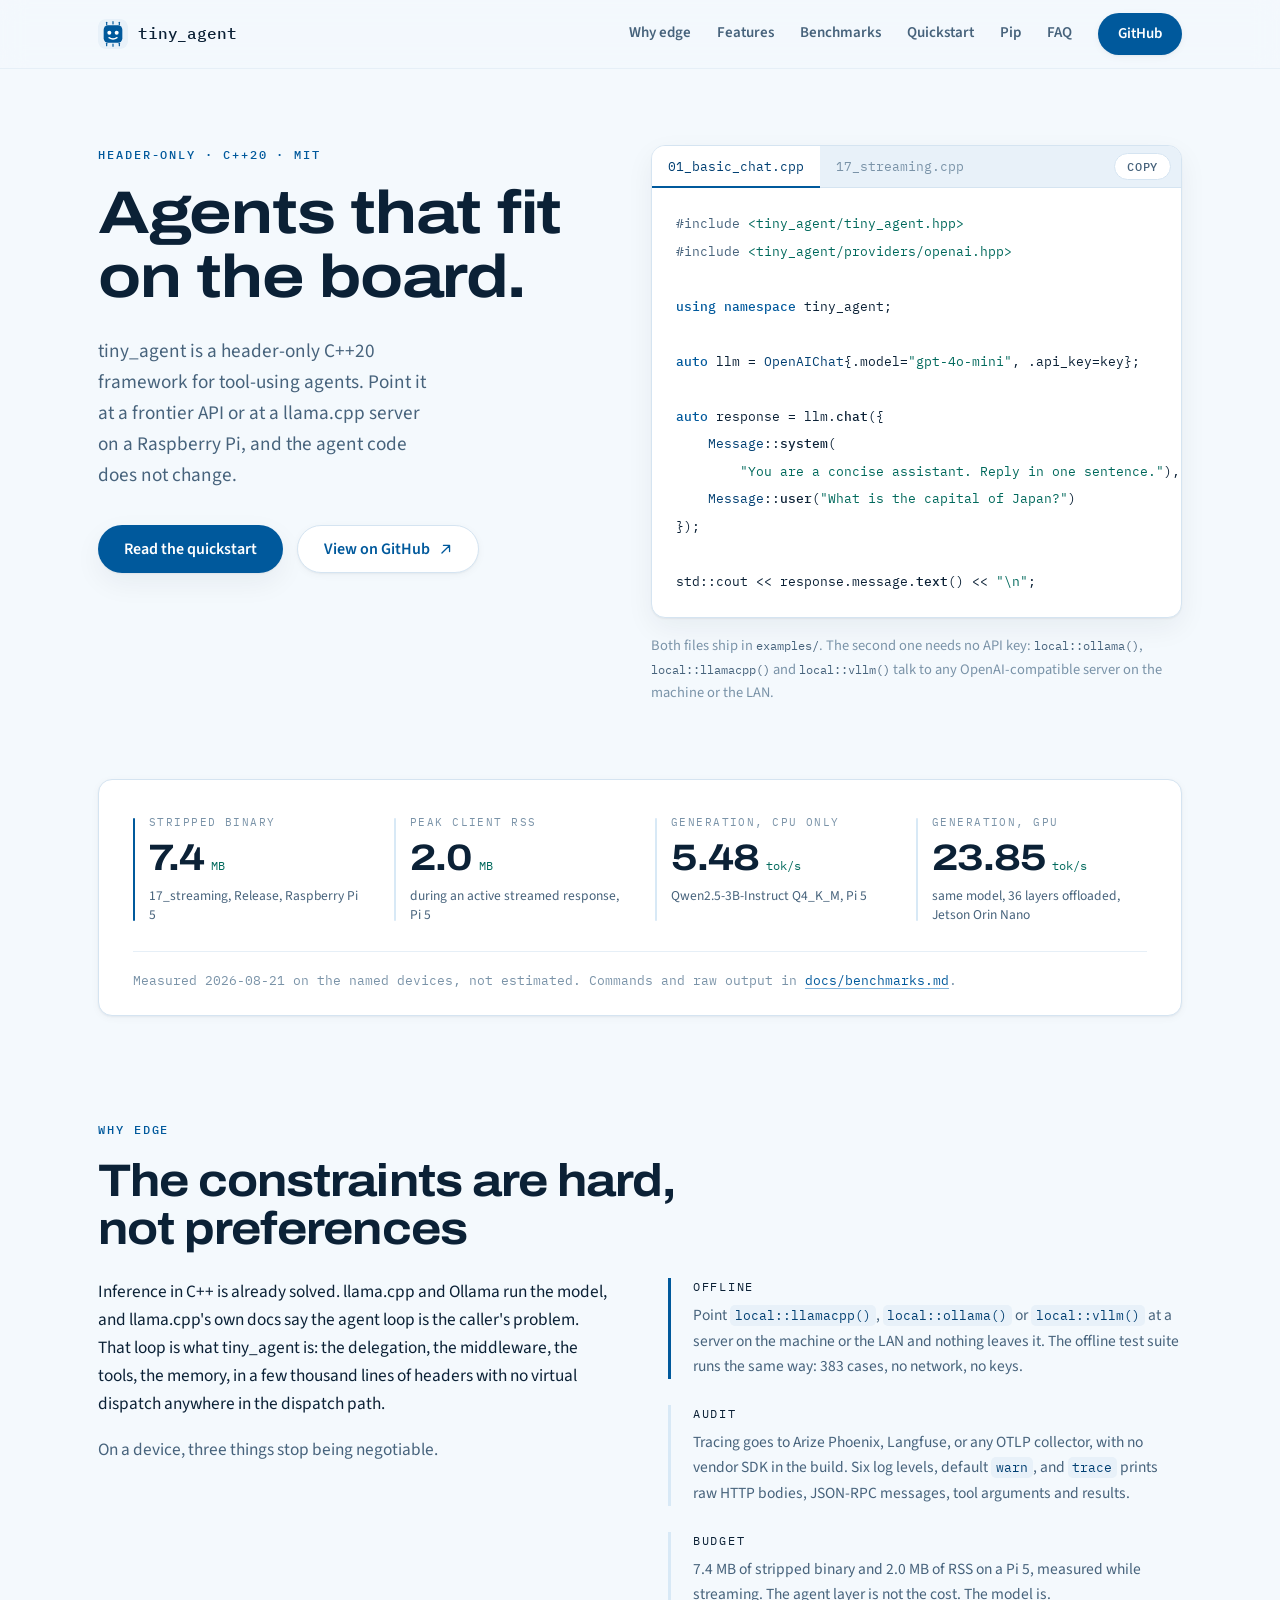
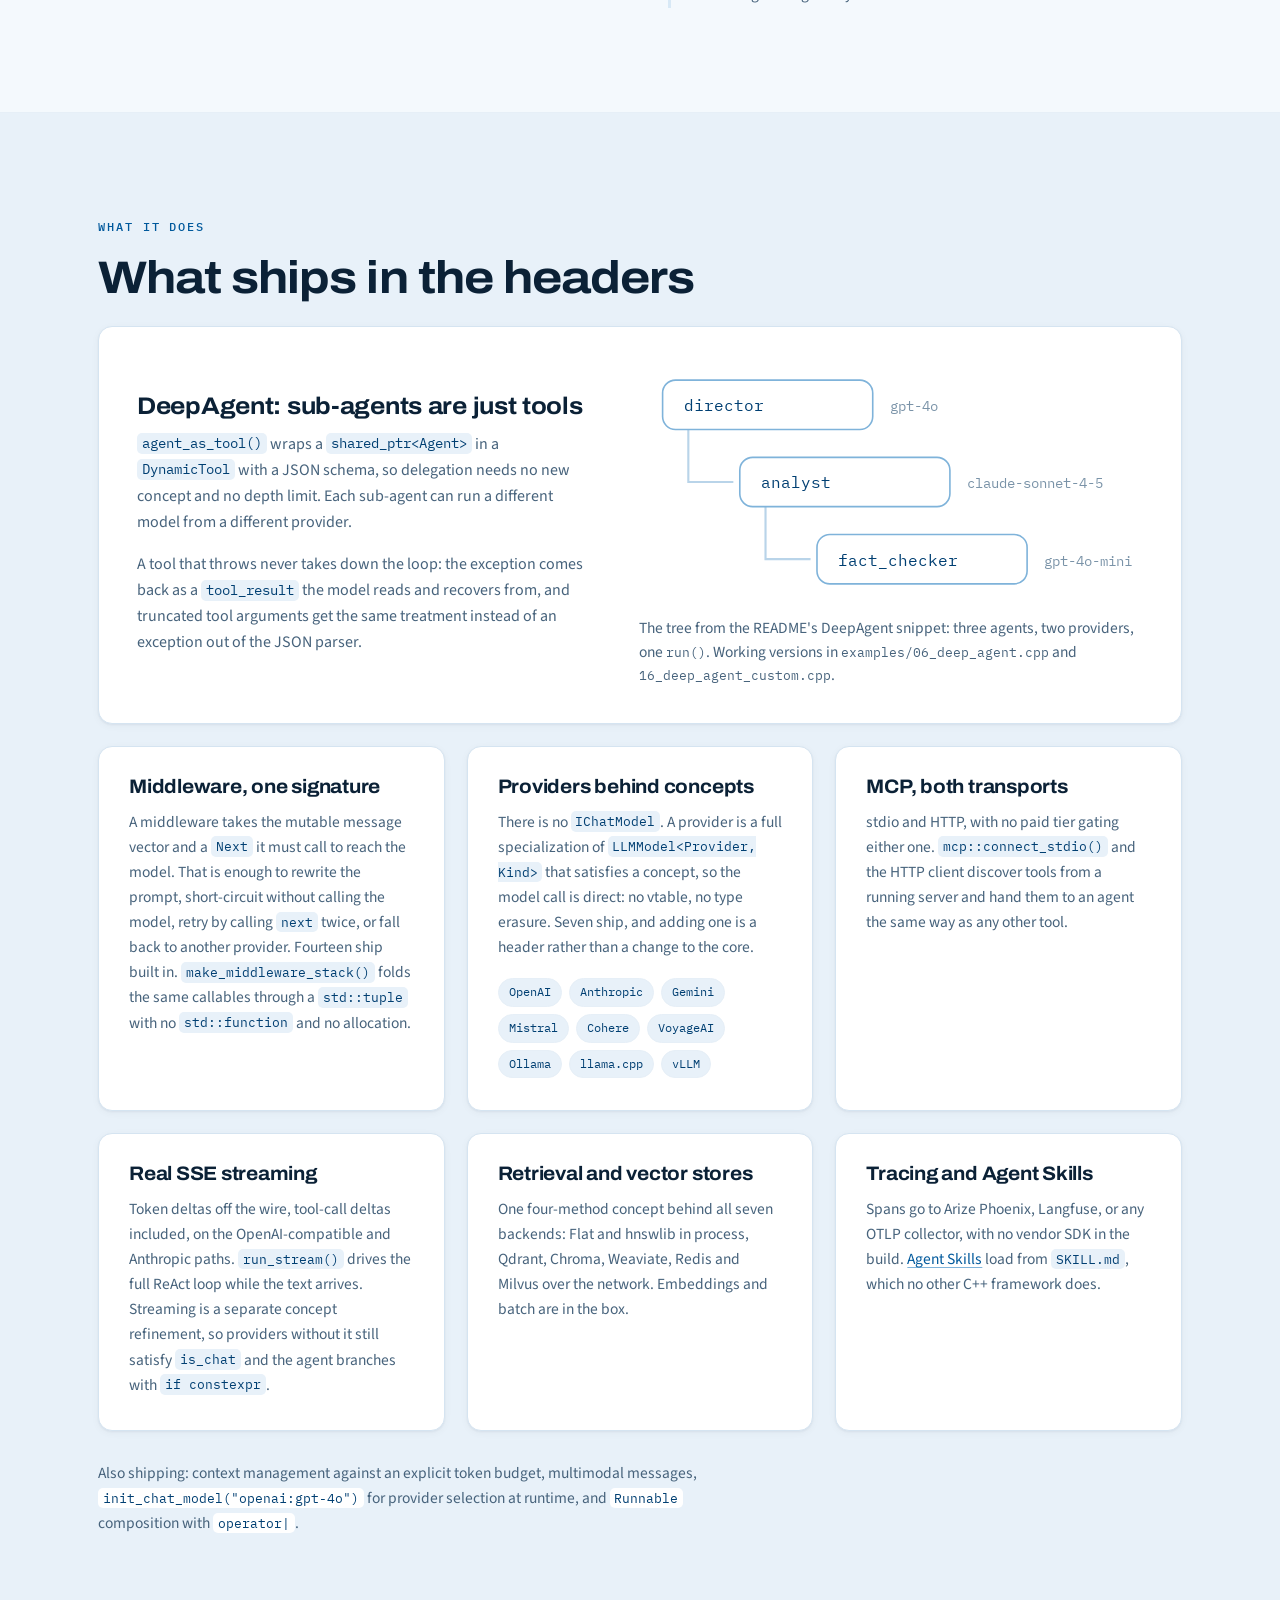
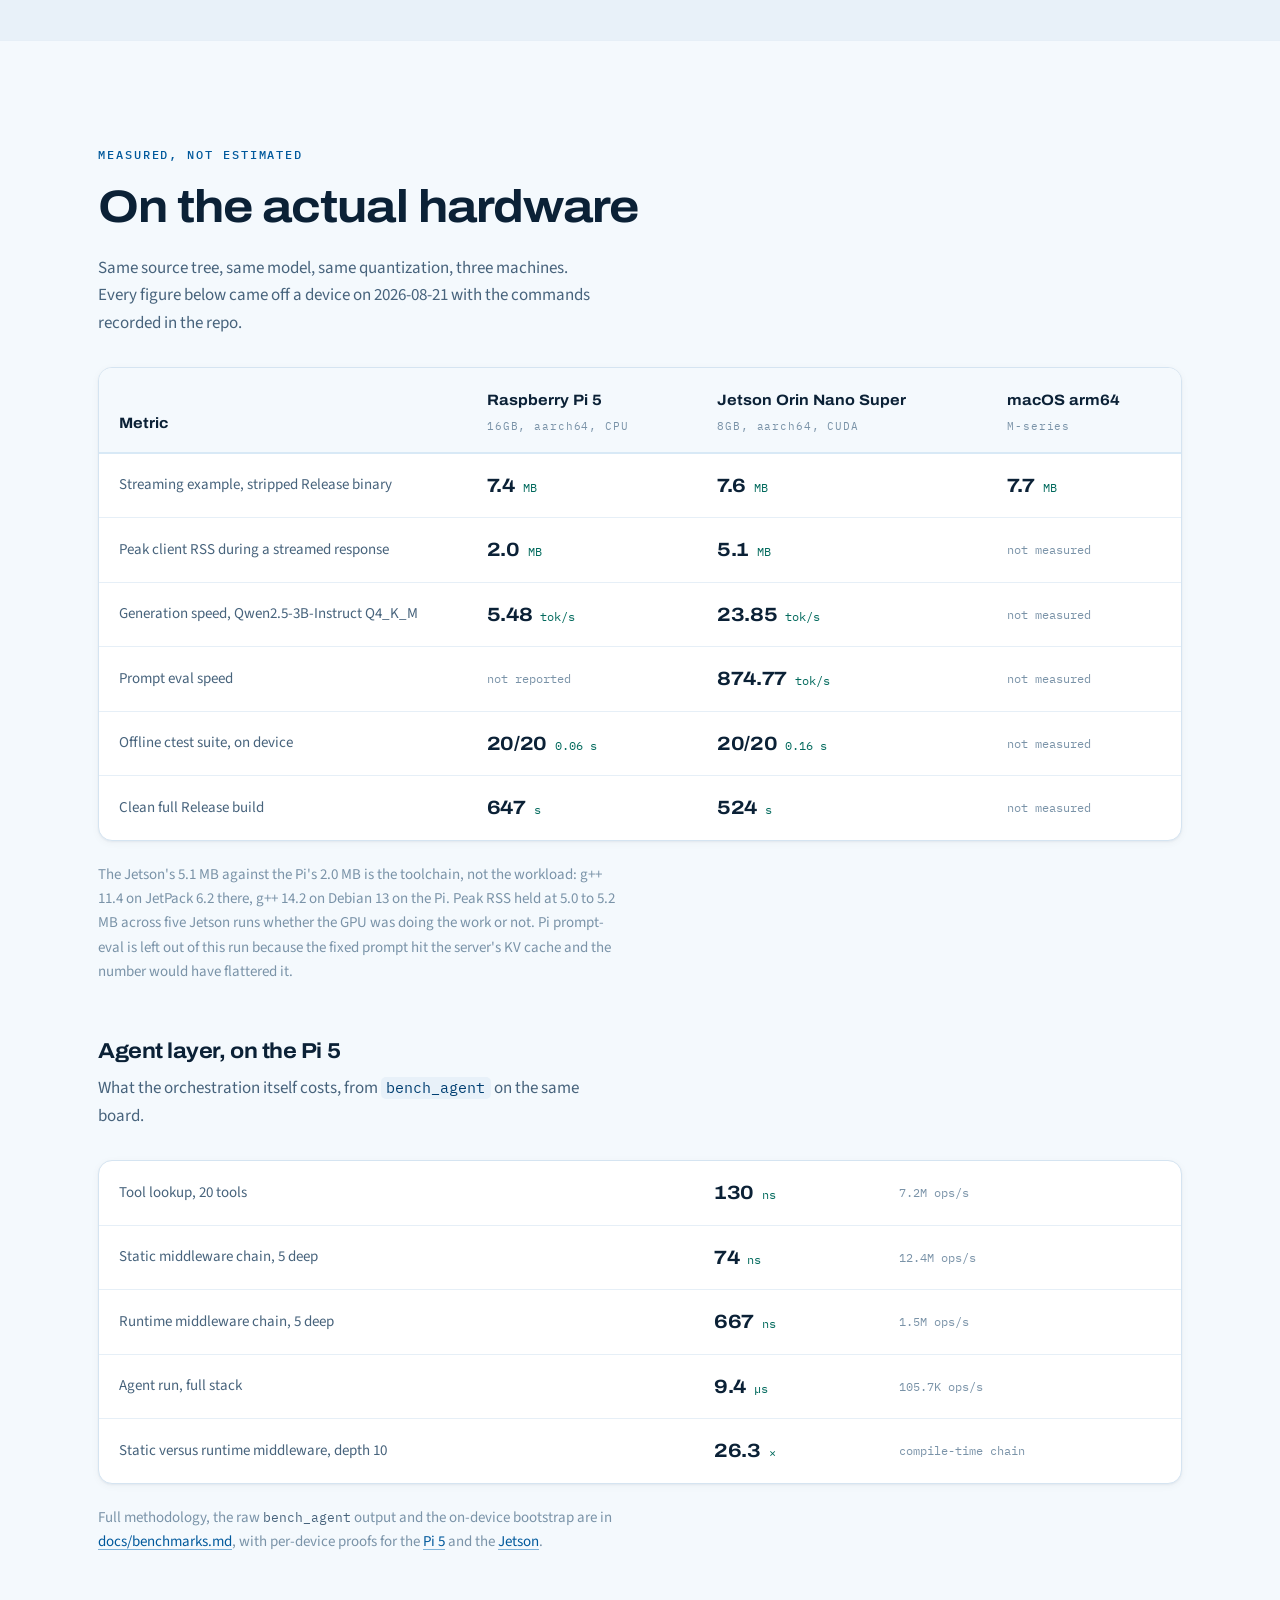
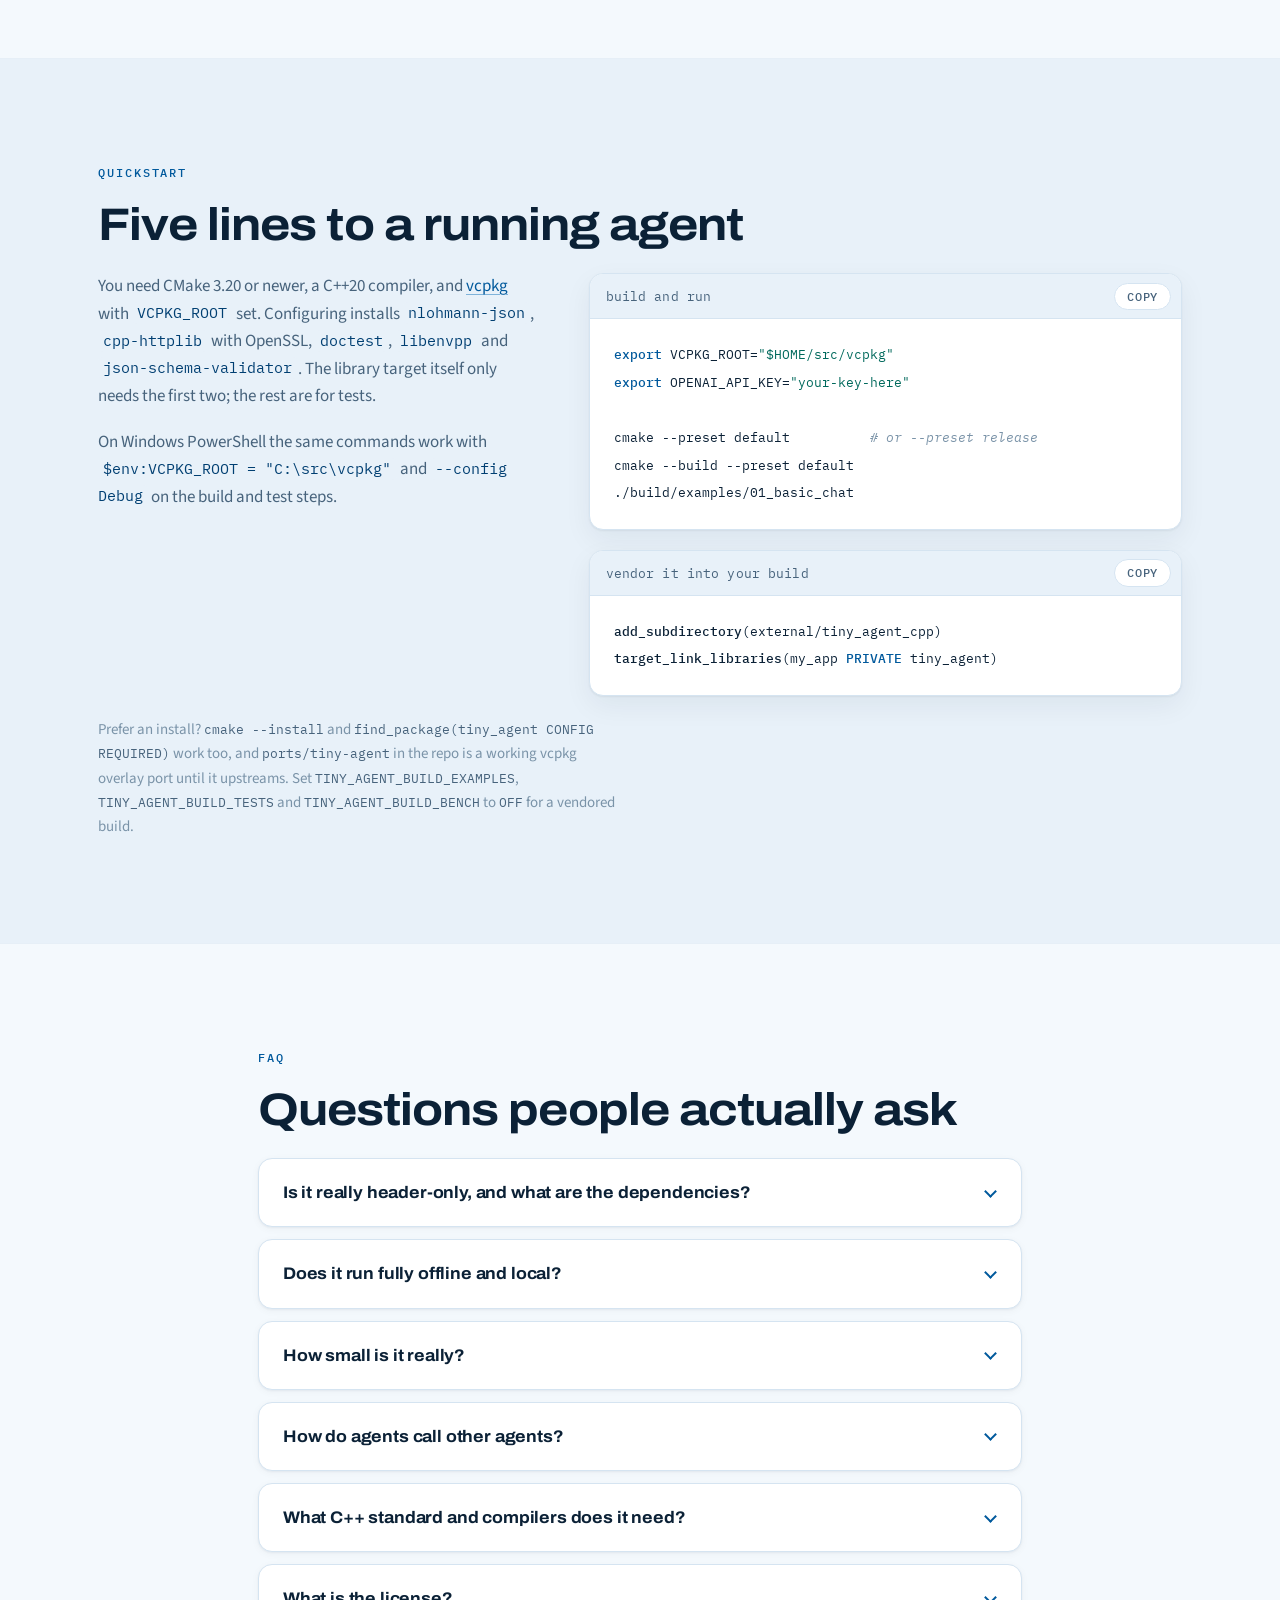
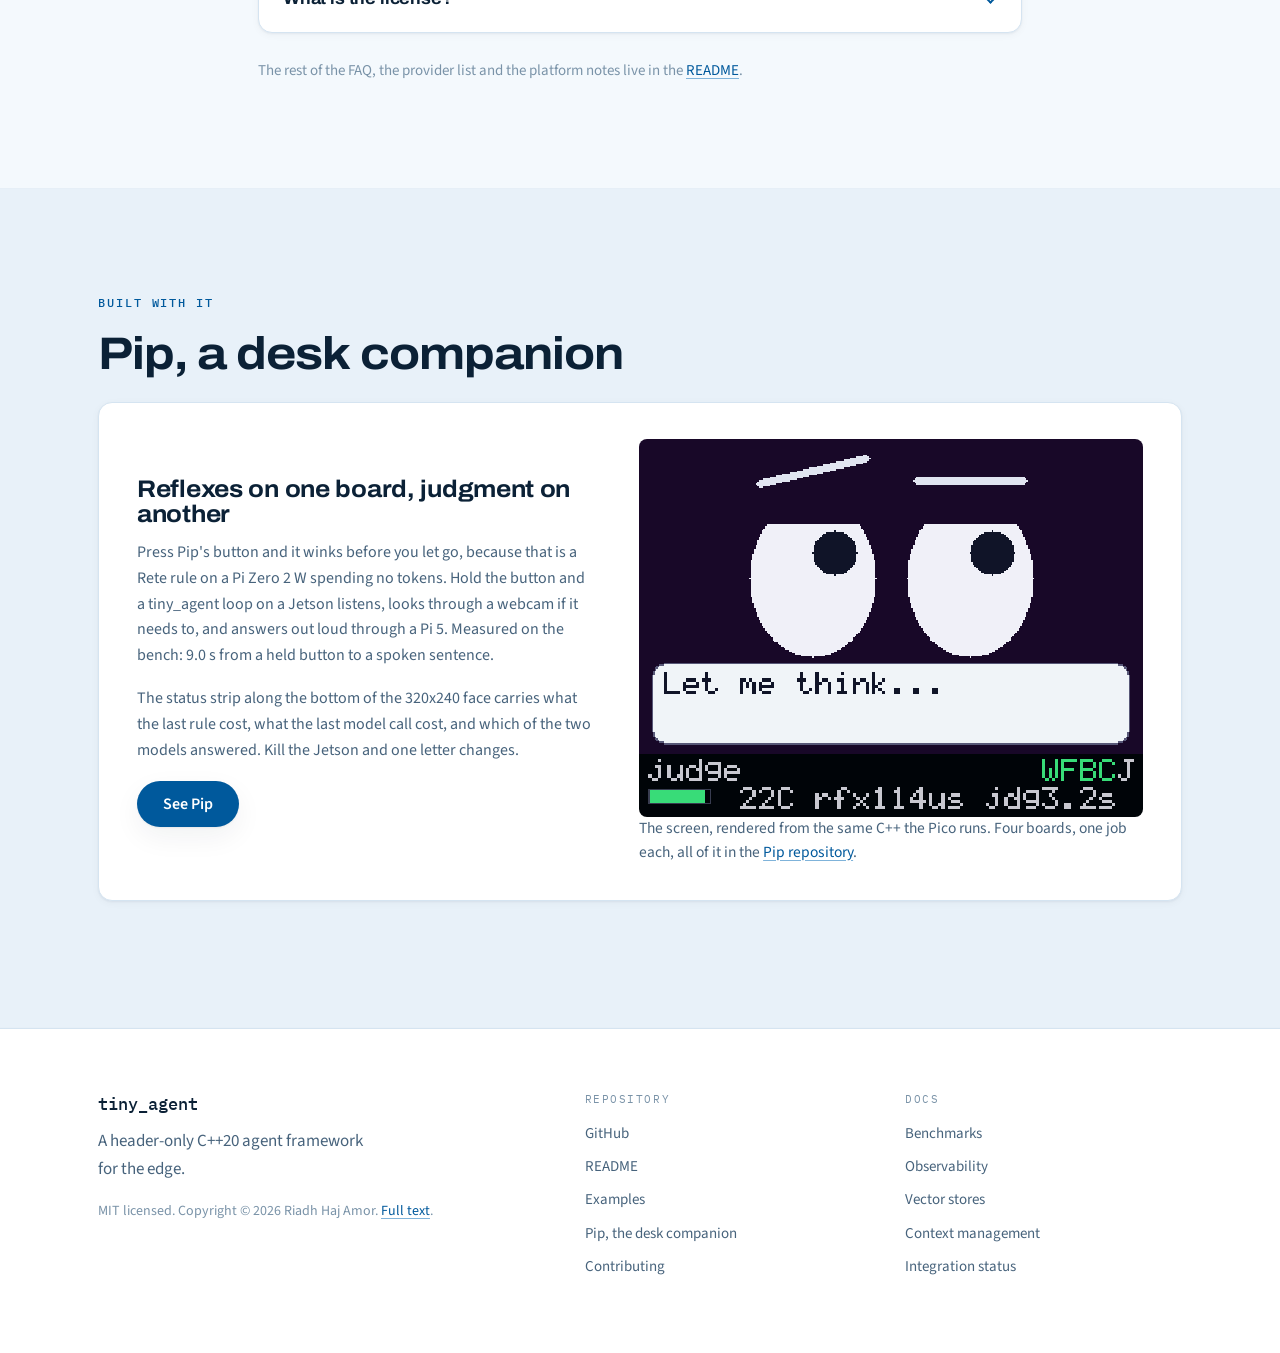
<file: site/index.html>
<!doctype html>
<html lang="en">
<head>
<meta charset="utf-8">
<meta name="viewport" content="width=device-width, initial-scale=1">
<title>tiny_agent — header-only C++20 agent framework for the edge</title>
<meta name="description" content="tiny_agent is a header-only C++20 framework for tool-using AI agents. Seven providers, MCP over stdio and HTTP, sub-agent delegation, and a 7.4 MB binary that streams from llama.cpp on a Raspberry Pi 5. MIT licensed.">
<link rel="canonical" href="https://tinyagent.cc/">
<meta property="og:type" content="website">
<meta property="og:title" content="tiny_agent — header-only C++20 agent framework for the edge">
<meta property="og:description" content="Point it at a frontier API or at a llama.cpp server on a Raspberry Pi. The agent code does not change.">
<meta property="og:url" content="https://tinyagent.cc/">
<meta name="theme-color" content="#00599C">
<link rel="icon" href="favicon.svg" type="image/svg+xml">
<link rel="preconnect" href="https://fonts.googleapis.com">
<link rel="preconnect" href="https://fonts.gstatic.com" crossorigin>
<link rel="stylesheet" href="https://fonts.googleapis.com/css2?family=Archivo:wdth,wght@62..125,400..700&family=IBM+Plex+Mono:wght@400;500&family=Source+Sans+3:wght@400;600&display=swap">
<link rel="stylesheet" href="style.css">
</head>
<body>
<a class="skip" href="#main">Skip to content</a>

<header class="topbar" id="top">
  <div class="wrap topbar-inner">
    <a class="brand" href="#top" aria-label="tiny_agent, back to top">
      <svg class="brand-mark" viewBox="0 0 180 180" aria-hidden="true" focusable="false">
        <rect x="0" y="0" width="180" height="180" rx="40" fill="#e8f1f9"/>
        <g stroke="#00599C" stroke-width="7" stroke-linecap="round">
          <line x1="52" y1="34" x2="52" y2="20"/><line x1="90" y1="30" x2="90" y2="16"/><line x1="128" y1="34" x2="128" y2="20"/>
          <line x1="52" y1="146" x2="52" y2="160"/><line x1="90" y1="150" x2="90" y2="164"/><line x1="128" y1="146" x2="128" y2="160"/>
        </g>
        <rect x="34" y="38" width="112" height="104" rx="26" fill="#00599C"/>
        <circle cx="68" cy="82" r="12" fill="#ffffff"/><circle cx="112" cy="82" r="12" fill="#ffffff"/>
        <path d="M 66 112 Q 90 128 114 112" stroke="#ffffff" stroke-width="8" fill="none" stroke-linecap="round"/>
      </svg>
      <span class="brand-word">tiny_agent</span>
    </a>

    <button class="navtoggle" id="navtoggle" aria-expanded="false" aria-controls="nav">
      <span class="navtoggle-bars" aria-hidden="true"><i></i><i></i></span>
      <span class="navtoggle-label">Menu</span>
    </button>

    <nav class="nav" id="nav" aria-label="Sections">
      <a href="#edge">Why edge</a>
      <a href="#features">Features</a>
      <a href="#benchmarks">Benchmarks</a>
      <a href="#quickstart">Quickstart</a>
      <a href="pip.html">Pip</a>
      <a href="#faq">FAQ</a>
      <a class="nav-cta" href="https://github.com/tinyagent-cc/tiny_agent">GitHub</a>
    </nav>
  </div>
</header>

<main id="main">

<!-- ─────────────────────────────  HERO  ───────────────────────────── -->
<section class="hero">
  <div class="wrap hero-grid">
    <div class="hero-copy">
      <p class="eyebrow rise" data-rise="1">header-only · C++20 · MIT</p>
      <h1 class="rise" data-rise="2">Agents that fit<br>on the board.</h1>
      <p class="lede rise" data-rise="3">
        tiny_agent is a header-only C++20 framework for tool-using agents. Point it at a
        frontier API or at a llama.cpp server on a Raspberry Pi, and the agent code does
        not change.
      </p>
      <p class="actions rise" data-rise="4">
        <a class="btn btn-primary" href="#quickstart">Read the quickstart</a>
        <a class="btn btn-ghost" href="https://github.com/tinyagent-cc/tiny_agent">
          View on GitHub
          <svg class="ext" viewBox="0 0 16 16" aria-hidden="true"><path d="M5.5 3h7.5v7.5M13 3 3.6 12.4" fill="none" stroke="currentColor" stroke-width="1.6" stroke-linecap="round" stroke-linejoin="round"/></svg>
        </a>
      </p>
    </div>

    <div class="hero-code rise" data-rise="3">
      <div class="panel">
        <div class="panel-head" role="tablist" aria-label="Code examples">
          <button role="tab" id="tab-cloud" aria-controls="pane-cloud" aria-selected="true" class="tab is-on">01_basic_chat.cpp</button>
          <button role="tab" id="tab-local" aria-controls="pane-local" aria-selected="false" class="tab" tabindex="-1">17_streaming.cpp</button>
          <button class="copy" data-copy="pane-cloud" type="button">Copy</button>
        </div>

        <div class="panel-body" role="tabpanel" id="pane-cloud" aria-labelledby="tab-cloud" tabindex="0"><pre><code><span class="p">#include</span> <span class="s">&lt;tiny_agent/tiny_agent.hpp&gt;</span>
<span class="p">#include</span> <span class="s">&lt;tiny_agent/providers/openai.hpp&gt;</span>

<span class="k">using namespace</span> tiny_agent;

<span class="k">auto</span> llm = <span class="t">OpenAIChat</span>{.model=<span class="s">"gpt-4o-mini"</span>, .api_key=key};

<span class="k">auto</span> response = llm.<span class="f">chat</span>({
    <span class="t">Message</span>::<span class="f">system</span>(
        <span class="s">"You are a concise assistant. Reply in one sentence."</span>),
    <span class="t">Message</span>::<span class="f">user</span>(<span class="s">"What is the capital of Japan?"</span>)
});

std::cout &lt;&lt; response.message.<span class="f">text</span>() &lt;&lt; <span class="s">"\n"</span>;</code></pre></div>

        <div class="panel-body" role="tabpanel" id="pane-local" aria-labelledby="tab-local" tabindex="0" hidden><pre><code><span class="p">#include</span> <span class="s">&lt;tiny_agent/tiny_agent.hpp&gt;</span>
<span class="p">#include</span> <span class="s">&lt;tiny_agent/providers/local.hpp&gt;</span>

<span class="k">using namespace</span> tiny_agent;

<span class="k">auto</span> agent = <span class="f">make_agent</span>(local::<span class="f">ollama</span>(<span class="s">"llama3"</span>), {
    .system_prompt = <span class="s">"You are a concise assistant."</span>
});

<span class="c">// run_stream drives the full ReAct loop; text deltas arrive live.</span>
std::string final = agent.<span class="f">run_stream</span>(
    <span class="s">"Tell me a short story about a curious robot."</span>,
    [](<span class="k">const</span> <span class="t">StreamEvent</span>&amp; e) {
        <span class="k">if</span> (e.kind == <span class="t">StreamEvent</span>::<span class="t">Kind</span>::text_delta)
            std::cout &lt;&lt; e.text &lt;&lt; std::flush;
    });</code></pre></div>
      </div>
      <p class="panel-note">Both files ship in <code>examples/</code>. The second one needs no API key: <code>local::ollama()</code>, <code>local::llamacpp()</code> and <code>local::vllm()</code> talk to any OpenAI-compatible server on the machine or the LAN.</p>
    </div>
  </div>

  <!-- signature: the spec rail, set like a component datasheet -->
  <div class="wrap">
    <div class="rail" aria-label="Measured footprint">
      <div class="rail-row">
        <div class="spec">
          <p class="spec-key">stripped binary</p>
          <p class="spec-val">7.4<span class="unit">MB</span></p>
          <p class="spec-src">17_streaming, Release, Raspberry Pi 5</p>
        </div>
        <div class="spec">
          <p class="spec-key">peak client RSS</p>
          <p class="spec-val">2.0<span class="unit">MB</span></p>
          <p class="spec-src">during an active streamed response, Pi 5</p>
        </div>
        <div class="spec">
          <p class="spec-key">generation, CPU only</p>
          <p class="spec-val">5.48<span class="unit">tok/s</span></p>
          <p class="spec-src">Qwen2.5-3B-Instruct Q4_K_M, Pi 5</p>
        </div>
        <div class="spec">
          <p class="spec-key">generation, GPU</p>
          <p class="spec-val">23.85<span class="unit">tok/s</span></p>
          <p class="spec-src">same model, 36 layers offloaded, Jetson Orin Nano</p>
        </div>
      </div>
      <p class="rail-foot">Measured 2026-08-21 on the named devices, not estimated. Commands and raw output in <a href="https://github.com/tinyagent-cc/tiny_agent/blob/main/docs/benchmarks.md">docs/benchmarks.md</a>.</p>
    </div>
  </div>
</section>

<!-- ─────────────────────────────  WHY EDGE  ───────────────────────────── -->
<section class="section" id="edge">
  <div class="wrap">
    <p class="eyebrow">why edge</p>
    <h2 class="h2">The constraints are hard,<br>not preferences</h2>
    <div class="edge-grid">
      <div class="edge-lead">
        <p>Inference in C++ is already solved. llama.cpp and Ollama run the model, and
        llama.cpp's own docs say the agent loop is the caller's problem. That loop is what
        tiny_agent is: the delegation, the middleware, the tools, the memory, in a few
        thousand lines of headers with no virtual dispatch anywhere in the dispatch path.</p>
        <p>On a device, three things stop being negotiable.</p>
      </div>
      <ul class="constraints">
        <li>
          <p class="c-key">offline</p>
          <p>Point <code>local::llamacpp()</code>, <code>local::ollama()</code> or
          <code>local::vllm()</code> at a server on the machine or the LAN and nothing
          leaves it. The offline test suite runs the same way: 383 cases, no network,
          no keys.</p>
        </li>
        <li>
          <p class="c-key">audit</p>
          <p>Tracing goes to Arize Phoenix, Langfuse, or any OTLP collector, with no vendor
          SDK in the build. Six log levels, default <code>warn</code>, and
          <code>trace</code> prints raw HTTP bodies, JSON-RPC messages, tool arguments
          and results.</p>
        </li>
        <li>
          <p class="c-key">budget</p>
          <p>7.4 MB of stripped binary and 2.0 MB of RSS on a Pi 5, measured while
          streaming. The agent layer is not the cost. The model is.</p>
        </li>
      </ul>
    </div>
  </div>
</section>

<!-- ─────────────────────────────  FEATURES  ───────────────────────────── -->
<section class="section section-wash" id="features">
  <div class="wrap">
    <p class="eyebrow">what it does</p>
    <h2 class="h2">What ships in the headers</h2>

    <article class="card card-lead">
      <div class="lead-copy">
        <h3>DeepAgent: sub-agents are just tools</h3>
        <p><code>agent_as_tool()</code> wraps a <code>shared_ptr&lt;Agent&gt;</code> in a
        <code>DynamicTool</code> with a JSON schema, so delegation needs no new concept and
        no depth limit. Each sub-agent can run a different model from a different provider.</p>
        <p>A tool that throws never takes down the loop: the exception comes back as a
        <code>tool_result</code> the model reads and recovers from, and truncated tool
        arguments get the same treatment instead of an exception out of the JSON parser.</p>
      </div>

      <div class="lead-art">
        <svg class="tree" viewBox="0 0 470 222" role="img" aria-label="Delegation tree: a director agent on gpt-4o calls an analyst agent on claude-sonnet-4-5, which calls a fact_checker agent on gpt-4o-mini.">
          <g fill="none" stroke="#B9D4E9" stroke-width="2">
            <path d="M46 62 V111 H88"/>
            <path d="M118 134 V183 H160"/>
          </g>
          <g class="tree-node">
            <rect x="22" y="16" width="196" height="46" rx="12"/>
            <text x="42" y="45">director</text>
          </g>
          <text class="tree-model" x="234" y="45">gpt-4o</text>

          <g class="tree-node">
            <rect x="94" y="88" width="196" height="46" rx="12"/>
            <text x="114" y="117">analyst</text>
          </g>
          <text class="tree-model" x="306" y="117">claude-sonnet-4-5</text>

          <g class="tree-node">
            <rect x="166" y="160" width="196" height="46" rx="12"/>
            <text x="186" y="189">fact_checker</text>
          </g>
          <text class="tree-model" x="378" y="189">gpt-4o-mini</text>
        </svg>
        <p class="tree-cap">The tree from the README's DeepAgent snippet: three agents, two
          providers, one <code>run()</code>. Working versions in
          <code>examples/06_deep_agent.cpp</code> and <code>16_deep_agent_custom.cpp</code>.</p>
      </div>
    </article>

    <div class="cards">

      <article class="card">
        <h3>Middleware, one signature</h3>
        <p>A middleware takes the mutable message vector and a <code>Next</code> it must
        call to reach the model. That is enough to rewrite the prompt, short-circuit
        without calling the model, retry by calling <code>next</code> twice, or fall back
        to another provider. Fourteen ship built in.
        <code>make_middleware_stack()</code> folds the same callables through a
        <code>std::tuple</code> with no <code>std::function</code> and no allocation.</p>
      </article>

      <article class="card">
        <h3>Providers behind concepts</h3>
        <p>There is no <code>IChatModel</code>. A provider is a full specialization of
        <code>LLMModel&lt;Provider, Kind&gt;</code> that satisfies a concept, so the model
        call is direct: no vtable, no type erasure. Seven ship, and adding one is a header
        rather than a change to the core.</p>
        <ul class="chips">
          <li>OpenAI</li><li>Anthropic</li><li>Gemini</li><li>Mistral</li>
          <li>Cohere</li><li>VoyageAI</li><li>Ollama</li><li>llama.cpp</li><li>vLLM</li>
        </ul>
      </article>

      <article class="card">
        <h3>MCP, both transports</h3>
        <p>stdio and HTTP, with no paid tier gating either one.
        <code>mcp::connect_stdio()</code> and the HTTP client discover tools from a running
        server and hand them to an agent the same way as any other tool.</p>
      </article>

      <article class="card">
        <h3>Real SSE streaming</h3>
        <p>Token deltas off the wire, tool-call deltas included, on the OpenAI-compatible
        and Anthropic paths. <code>run_stream()</code> drives the full ReAct loop while the
        text arrives. Streaming is a separate concept refinement, so providers without it
        still satisfy <code>is_chat</code> and the agent branches with
        <code>if constexpr</code>.</p>
      </article>

      <article class="card">
        <h3>Retrieval and vector stores</h3>
        <p>One four-method concept behind all seven backends: Flat and hnswlib in process,
        Qdrant, Chroma, Weaviate, Redis and Milvus over the network. Embeddings and batch
        are in the box.</p>
      </article>

      <article class="card">
        <h3>Tracing and Agent Skills</h3>
        <p>Spans go to Arize Phoenix, Langfuse, or any OTLP collector, with no vendor SDK
        in the build. <a href="https://agentskills.io">Agent Skills</a> load from
        <code>SKILL.md</code>, which no other C++ framework does.</p>
      </article>

    </div>

    <p class="also">Also shipping: context management against an explicit token budget,
      multimodal messages, <code>init_chat_model("openai:gpt-4o")</code> for provider
      selection at runtime, and <code>Runnable</code> composition with
      <code>operator|</code>.</p>
  </div>
</section>

<!-- ─────────────────────────────  BENCHMARKS  ───────────────────────────── -->
<section class="section" id="benchmarks">
  <div class="wrap">
    <p class="eyebrow">measured, not estimated</p>
    <h2 class="h2">On the actual hardware</h2>
    <p class="section-lede">Same source tree, same model, same quantization, three machines.
      Every figure below came off a device on 2026-08-21 with the commands recorded in the repo.</p>

    <div class="tablewrap">
      <table class="datasheet">
        <caption class="visually-hidden">Measured footprint and performance by device</caption>
        <thead>
          <tr>
            <th scope="col" class="col-metric">Metric</th>
            <th scope="col">Raspberry Pi 5<span>16GB, aarch64, CPU</span></th>
            <th scope="col">Jetson Orin Nano Super<span>8GB, aarch64, CUDA</span></th>
            <th scope="col">macOS arm64<span>M-series</span></th>
          </tr>
        </thead>
        <tbody>
          <tr>
            <th scope="row">Streaming example, stripped Release binary</th>
            <td><b>7.4</b> <i>MB</i></td><td><b>7.6</b> <i>MB</i></td><td><b>7.7</b> <i>MB</i></td>
          </tr>
          <tr>
            <th scope="row">Peak client RSS during a streamed response</th>
            <td><b>2.0</b> <i>MB</i></td><td><b>5.1</b> <i>MB</i></td><td class="na">not measured</td>
          </tr>
          <tr>
            <th scope="row">Generation speed, Qwen2.5-3B-Instruct Q4_K_M</th>
            <td><b>5.48</b> <i>tok/s</i></td><td><b>23.85</b> <i>tok/s</i></td><td class="na">not measured</td>
          </tr>
          <tr>
            <th scope="row">Prompt eval speed</th>
            <td class="na">not reported</td><td><b>874.77</b> <i>tok/s</i></td><td class="na">not measured</td>
          </tr>
          <tr>
            <th scope="row">Offline ctest suite, on device</th>
            <td><b>20/20</b> <i>0.06 s</i></td><td><b>20/20</b> <i>0.16 s</i></td><td class="na">not measured</td>
          </tr>
          <tr>
            <th scope="row">Clean full Release build</th>
            <td><b>647</b> <i>s</i></td><td><b>524</b> <i>s</i></td><td class="na">not measured</td>
          </tr>
        </tbody>
      </table>
    </div>

    <p class="note">The Jetson's 5.1 MB against the Pi's 2.0 MB is the toolchain, not the
      workload: g++ 11.4 on JetPack 6.2 there, g++ 14.2 on Debian 13 on the Pi. Peak RSS
      held at 5.0 to 5.2 MB across five Jetson runs whether the GPU was doing the work or
      not. Pi prompt-eval is left out of this run because the fixed prompt hit the server's
      KV cache and the number would have flattered it.</p>

    <h3 class="sub">Agent layer, on the Pi 5</h3>
    <p class="section-lede">What the orchestration itself costs, from <code>bench_agent</code>
      on the same board.</p>
    <div class="tablewrap">
      <table class="datasheet micro">
        <tbody>
          <tr><th scope="row">Tool lookup, 20 tools</th><td><b>130</b> <i>ns</i></td><td class="rate">7.2M ops/s</td></tr>
          <tr><th scope="row">Static middleware chain, 5 deep</th><td><b>74</b> <i>ns</i></td><td class="rate">12.4M ops/s</td></tr>
          <tr><th scope="row">Runtime middleware chain, 5 deep</th><td><b>667</b> <i>ns</i></td><td class="rate">1.5M ops/s</td></tr>
          <tr><th scope="row">Agent run, full stack</th><td><b>9.4</b> <i>µs</i></td><td class="rate">105.7K ops/s</td></tr>
          <tr><th scope="row">Static versus runtime middleware, depth 10</th><td><b>26.3</b> <i>×</i></td><td class="rate">compile-time chain</td></tr>
        </tbody>
      </table>
    </div>
    <p class="note">Full methodology, the raw <code>bench_agent</code> output and the
      on-device bootstrap are in
      <a href="https://github.com/tinyagent-cc/tiny_agent/blob/main/docs/benchmarks.md">docs/benchmarks.md</a>,
      with per-device proofs for the
      <a href="https://github.com/tinyagent-cc/tiny_agent/blob/main/docs/proofs/pi5-bench.md">Pi 5</a> and the
      <a href="https://github.com/tinyagent-cc/tiny_agent/blob/main/docs/proofs/jetson-bench.md">Jetson</a>.</p>
  </div>
</section>

<!-- ─────────────────────────────  QUICKSTART  ───────────────────────────── -->
<section class="section section-wash" id="quickstart">
  <div class="wrap">
    <p class="eyebrow">quickstart</p>
    <h2 class="h2">Five lines to a running agent</h2>
    <div class="qs-grid">
      <div class="qs-copy">
        <p>You need CMake 3.20 or newer, a C++20 compiler, and
          <a href="https://github.com/microsoft/vcpkg">vcpkg</a> with <code>VCPKG_ROOT</code>
          set. Configuring installs <code>nlohmann-json</code>, <code>cpp-httplib</code>
          with OpenSSL, <code>doctest</code>, <code>libenvpp</code> and
          <code>json-schema-validator</code>. The library target itself only needs the
          first two; the rest are for tests.</p>
        <p>On Windows PowerShell the same commands work with
          <code>$env:VCPKG_ROOT = "C:\src\vcpkg"</code> and <code>--config Debug</code> on
          the build and test steps.</p>
      </div>

      <div class="qs-panels">
        <div class="panel">
          <div class="panel-head">
            <span class="panel-title">build and run</span>
            <button class="copy" data-copy="qs-build" type="button">Copy</button>
          </div>
          <div class="panel-body" id="qs-build"><pre><code><span class="k">export</span> VCPKG_ROOT=<span class="s">"$HOME/src/vcpkg"</span>
<span class="k">export</span> OPENAI_API_KEY=<span class="s">"your-key-here"</span>

cmake --preset default          <span class="c"># or --preset release</span>
cmake --build --preset default
./build/examples/01_basic_chat</code></pre></div>
        </div>

        <div class="panel">
          <div class="panel-head">
            <span class="panel-title">vendor it into your build</span>
            <button class="copy" data-copy="qs-cmake" type="button">Copy</button>
          </div>
          <div class="panel-body" id="qs-cmake"><pre><code><span class="f">add_subdirectory</span>(external/tiny_agent_cpp)
<span class="f">target_link_libraries</span>(my_app <span class="k">PRIVATE</span> tiny_agent)</code></pre></div>
        </div>
      </div>
    </div>
    <p class="note">Prefer an install? <code>cmake --install</code> and
      <code>find_package(tiny_agent CONFIG REQUIRED)</code> work too, and
      <code>ports/tiny-agent</code> in the repo is a working vcpkg overlay port until it
      upstreams. Set <code>TINY_AGENT_BUILD_EXAMPLES</code>,
      <code>TINY_AGENT_BUILD_TESTS</code> and <code>TINY_AGENT_BUILD_BENCH</code> to
      <code>OFF</code> for a vendored build.</p>
  </div>
</section>

<!-- ─────────────────────────────  FAQ  ───────────────────────────── -->
<section class="section" id="faq">
  <div class="wrap wrap-narrow">
    <p class="eyebrow">faq</p>
    <h2 class="h2">Questions people actually ask</h2>

    <details class="qa">
      <summary>Is it really header-only, and what are the dependencies?</summary>
      <div class="qa-body"><p>Yes. <code>#include &lt;tiny_agent/tiny_agent.hpp&gt;</code>
        and you are building against headers, with no separate library step. The library
        itself needs nlohmann-json and cpp-httplib with OpenSSL; doctest, libenvpp and
        json-schema-validator are test-only. <code>TINY_AGENT_HNSWLIB</code> pulls in
        hnswlib if you want that vector store, off by default.</p></div>
    </details>

    <details class="qa">
      <summary>Does it run fully offline and local?</summary>
      <div class="qa-body"><p>Against a local server, yes. Point
        <code>local::llamacpp()</code>, <code>local::ollama()</code> or
        <code>local::vllm()</code> at a server on your machine or LAN and nothing leaves
        it. The offline test suite runs the same way, 383 cases with no network and no
        keys. Cloud providers need a connection, obviously; the agent code does not change
        either way.</p></div>
    </details>

    <details class="qa">
      <summary>How small is it really?</summary>
      <div class="qa-body"><p>A complete streaming agent example is a 7.7 MB stripped
        binary on macOS arm64 with TLS included, and 7.4 to 7.6 MB on a Raspberry Pi 5 or a
        Jetson Orin Nano. Client RSS while streaming from a local llama.cpp server measured
        2.0 MB on the Pi 5.</p></div>
    </details>

    <details class="qa">
      <summary>How do agents call other agents?</summary>
      <div class="qa-body"><p><code>agent_as_tool()</code> wraps a
        <code>shared_ptr&lt;Agent&gt;</code> in a <code>DynamicTool</code> with a JSON
        schema, so a director agent calls an analyst agent the same way it calls any
        function, and the analyst can call a fact-checker in turn. Each sub-agent can run a
        different model from a different provider. That is the whole mechanism behind
        DeepAgent: no separate delegation concept, just a tool.</p></div>
    </details>

    <details class="qa">
      <summary>What C++ standard and compilers does it need?</summary>
      <div class="qa-body"><p>C++20, set by <code>CMAKE_CXX_STANDARD 20</code> in the
        build. CI compiles and runs the test suite on every push across Linux x64 and
        arm64, macOS arm64, and Windows x64. Compilers as old as g++ 11.4 are covered:
        the one known overload ambiguity it hit is fixed and pinned by a regression
        test.</p></div>
    </details>

    <details class="qa">
      <summary>What is the license?</summary>
      <div class="qa-body"><p>MIT, copyright Riadh Haj Amor. Vendor it, link it, modify it,
        ship it inside a closed-source or commercial product, all without asking. The only
        obligation is keeping the copyright notice and license text with the code you took
        it from.</p></div>
    </details>

    <p class="faq-more">The rest of the FAQ, the provider list and the platform notes live
      in the <a href="https://github.com/tinyagent-cc/tiny_agent/blob/main/README.md">README</a>.</p>
  </div>
</section>

<!-- ─────────────────────────────  PIP  ───────────────────────────── -->
<section class="section section-wash" id="pip">
  <div class="wrap">
    <p class="eyebrow">built with it</p>
    <h2 class="h2">Pip, a desk companion</h2>
    <article class="card card-lead">
      <div class="lead-copy">
        <h3>Reflexes on one board, judgment on another</h3>
        <p>Press Pip's button and it winks before you let go, because that is a Rete rule on
        a Pi Zero 2 W spending no tokens. Hold the button and a tiny_agent loop on a Jetson
        listens, looks through a webcam if it needs to, and answers out loud through a Pi 5.
        Measured on the bench: 9.0 s from a held button to a spoken sentence.</p>
        <p>The status strip along the bottom of the 320x240 face carries what the last rule
        cost, what the last model call cost, and which of the two models answered. Kill the
        Jetson and one letter changes.</p>
        <p class="actions"><a class="btn btn-primary" href="pip.html">See Pip</a></p>
      </div>
      <div class="lead-art">
        <img src="assets/pip/judge.png" width="640" height="480"
             style="display:block;width:100%;height:auto;border-radius:8px;image-rendering:pixelated"
             alt="Pip's screen: a thinking face over a speech bubble reading Let me think, above a status strip reading judge, 22C, jdg 3.2s.">
        <p class="tree-cap">The screen, rendered from the same C++ the Pico runs. Four
          boards, one job each, all of it in the
          <a href="https://github.com/tinyagent-cc/pip">Pip repository</a>.</p>
      </div>
    </article>
  </div>
</section>

</main>

<footer class="footer">
  <div class="wrap footer-grid">
    <div class="footer-brand">
      <p class="footer-word">tiny_agent</p>
      <p class="footer-tag">A header-only C++20 agent framework for the edge.</p>
      <p class="footer-license">MIT licensed. Copyright &copy; 2026 Riadh Haj Amor.
        <a href="https://github.com/tinyagent-cc/tiny_agent/blob/main/LICENSE">Full text</a>.</p>
    </div>
    <nav class="footer-nav" aria-label="Repository">
      <p class="footer-head">Repository</p>
      <a href="https://github.com/tinyagent-cc/tiny_agent">GitHub</a>
      <a href="https://github.com/tinyagent-cc/tiny_agent/blob/main/README.md">README</a>
      <a href="https://github.com/tinyagent-cc/tiny_agent/tree/main/examples">Examples</a>
      <a href="pip.html">Pip, the desk companion</a>
      <a href="https://github.com/tinyagent-cc/tiny_agent/blob/main/CONTRIBUTING.md">Contributing</a>
    </nav>
    <nav class="footer-nav" aria-label="Documentation">
      <p class="footer-head">Docs</p>
      <a href="https://github.com/tinyagent-cc/tiny_agent/blob/main/docs/benchmarks.md">Benchmarks</a>
      <a href="https://github.com/tinyagent-cc/tiny_agent/blob/main/docs/observability.md">Observability</a>
      <a href="https://github.com/tinyagent-cc/tiny_agent/blob/main/docs/vector-stores.md">Vector stores</a>
      <a href="https://github.com/tinyagent-cc/tiny_agent/blob/main/docs/context-management.md">Context management</a>
      <a href="https://github.com/tinyagent-cc/tiny_agent/blob/main/docs/integrations.md">Integration status</a>
    </nav>
  </div>
</footer>

<script src="main.js" defer></script>
</body>
</html>
</file>
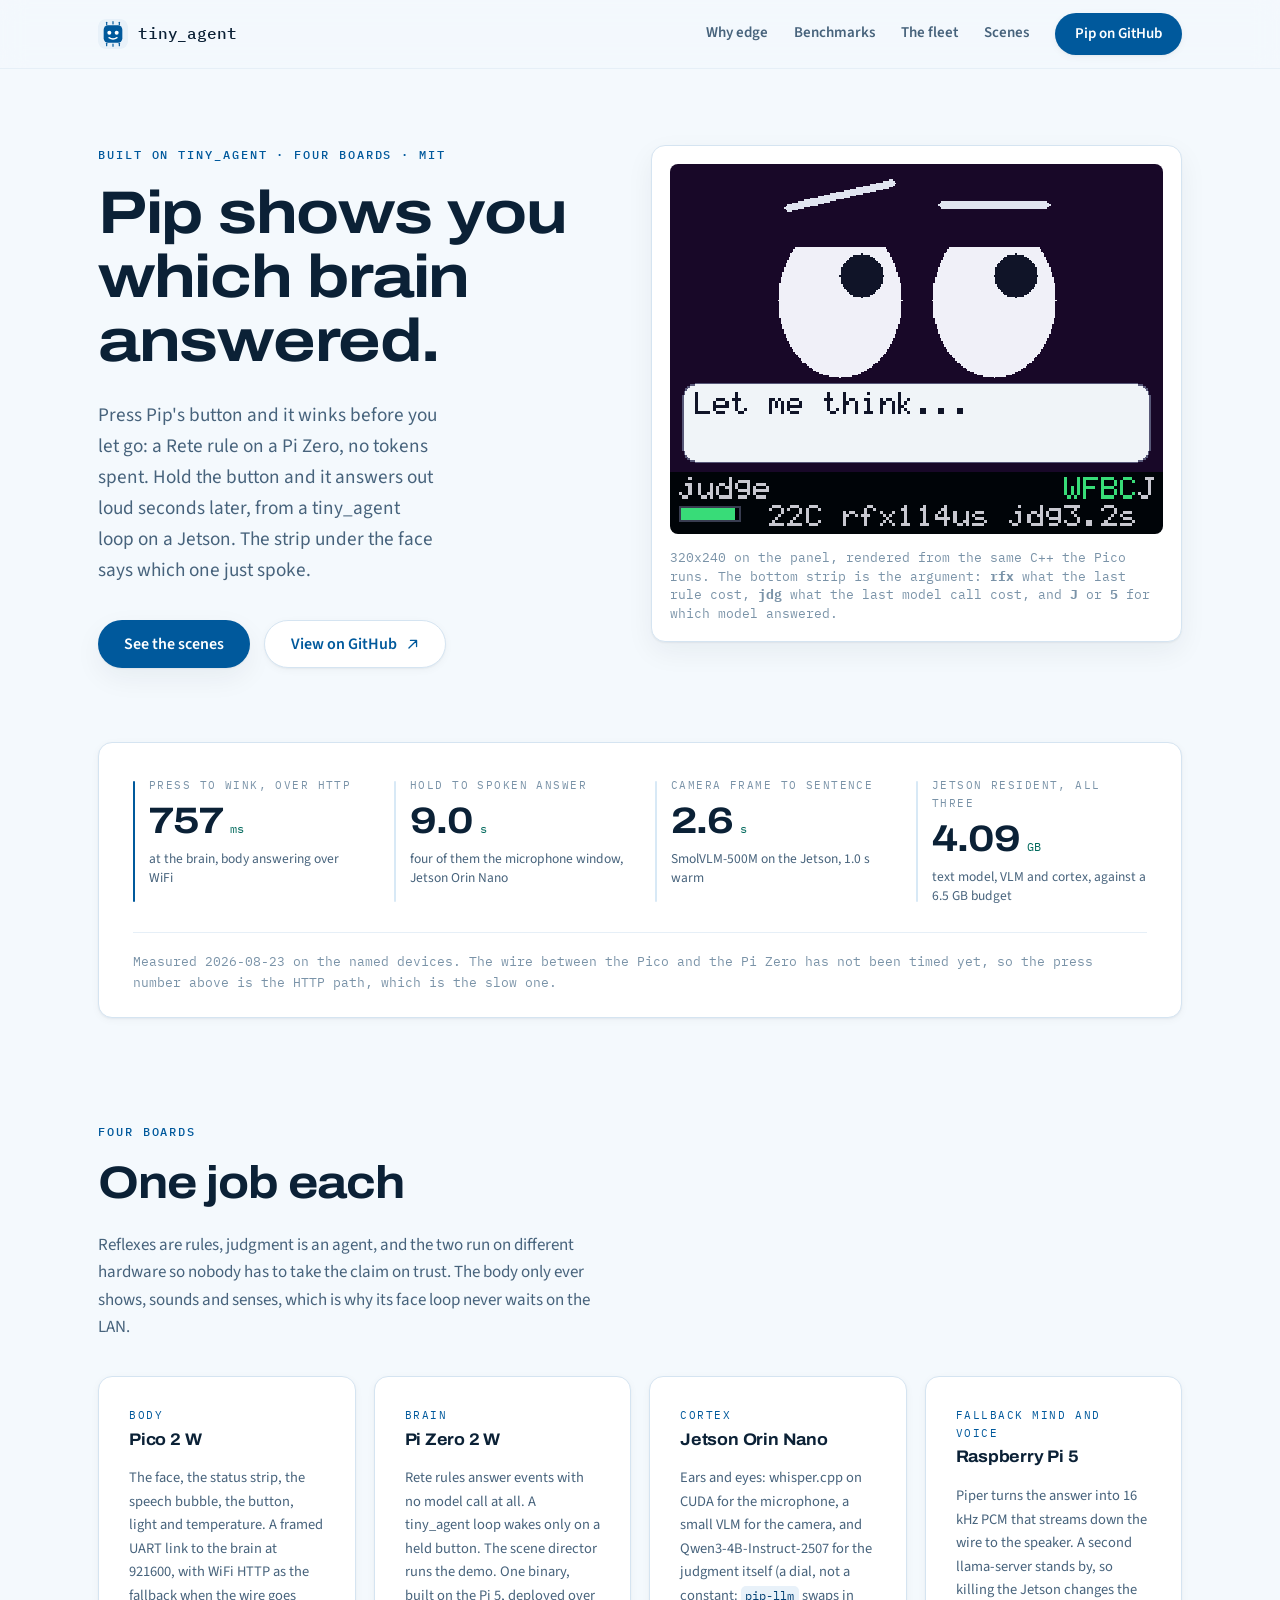
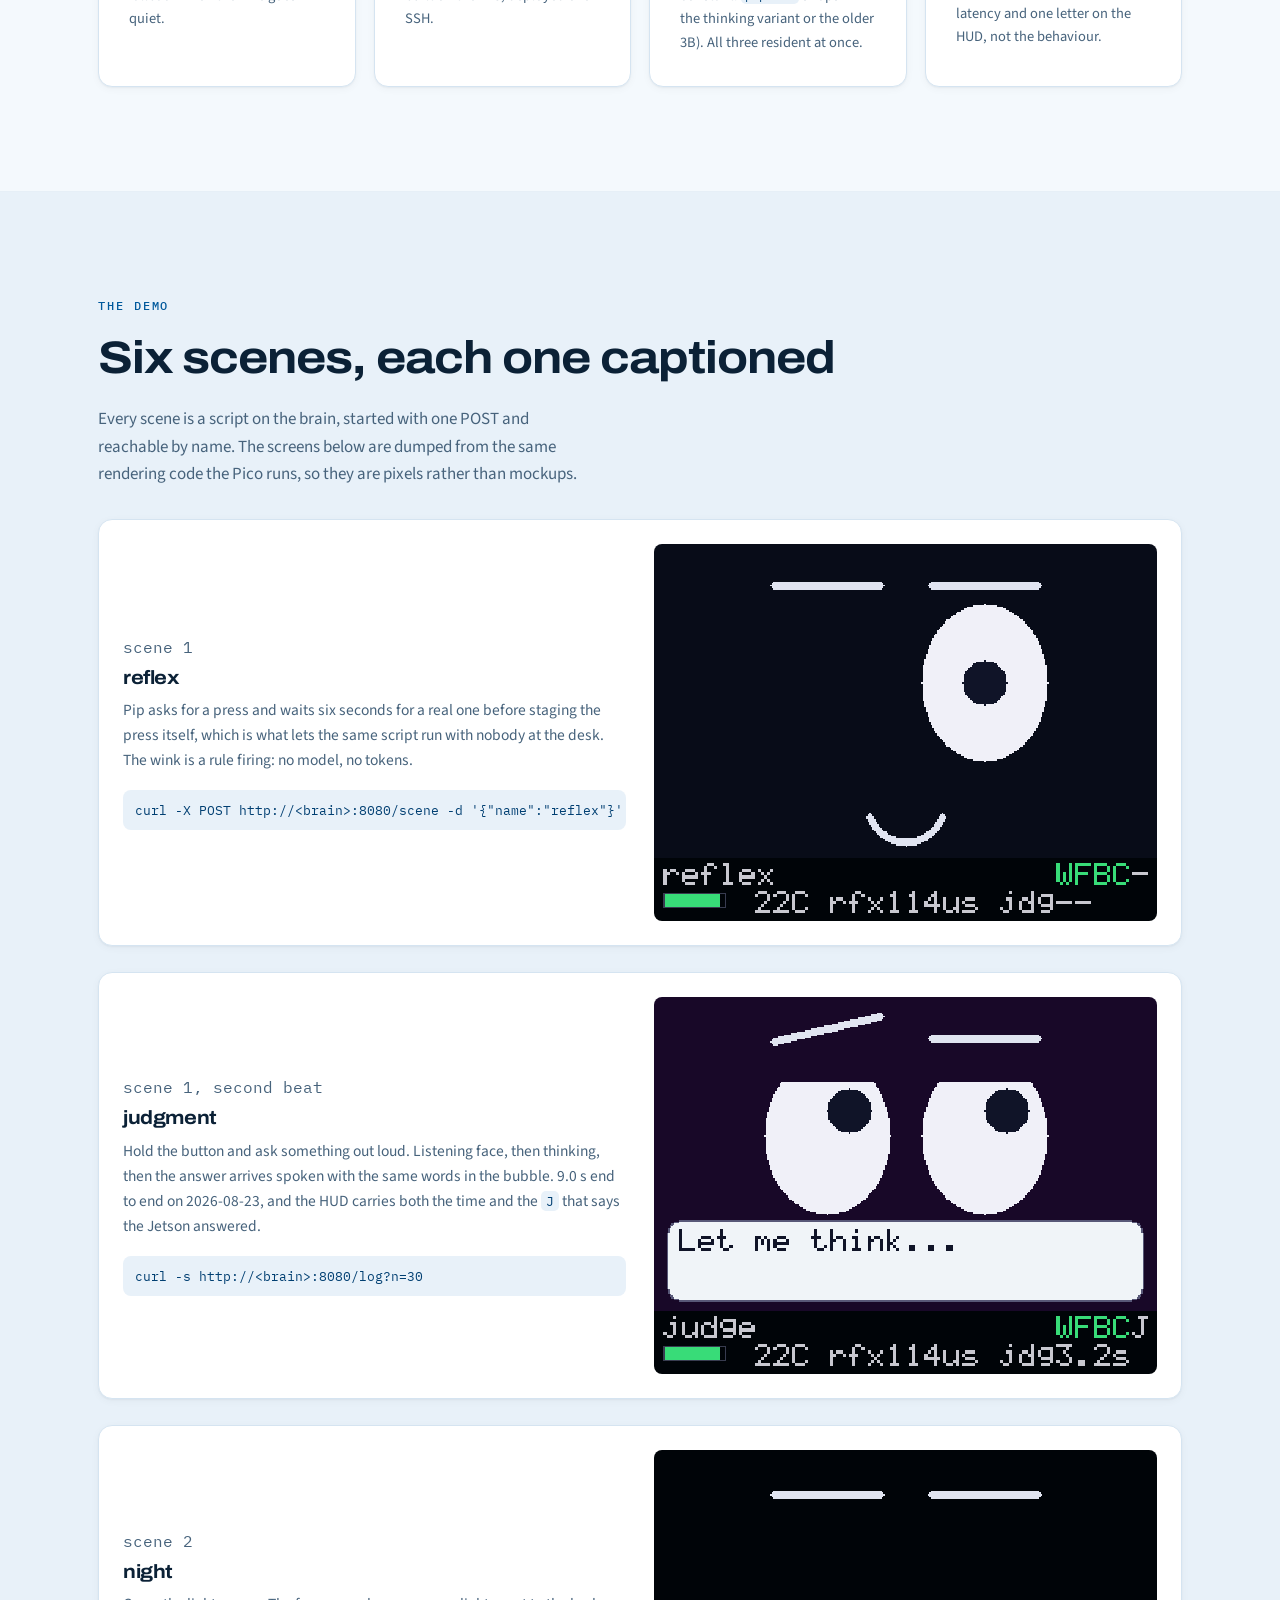
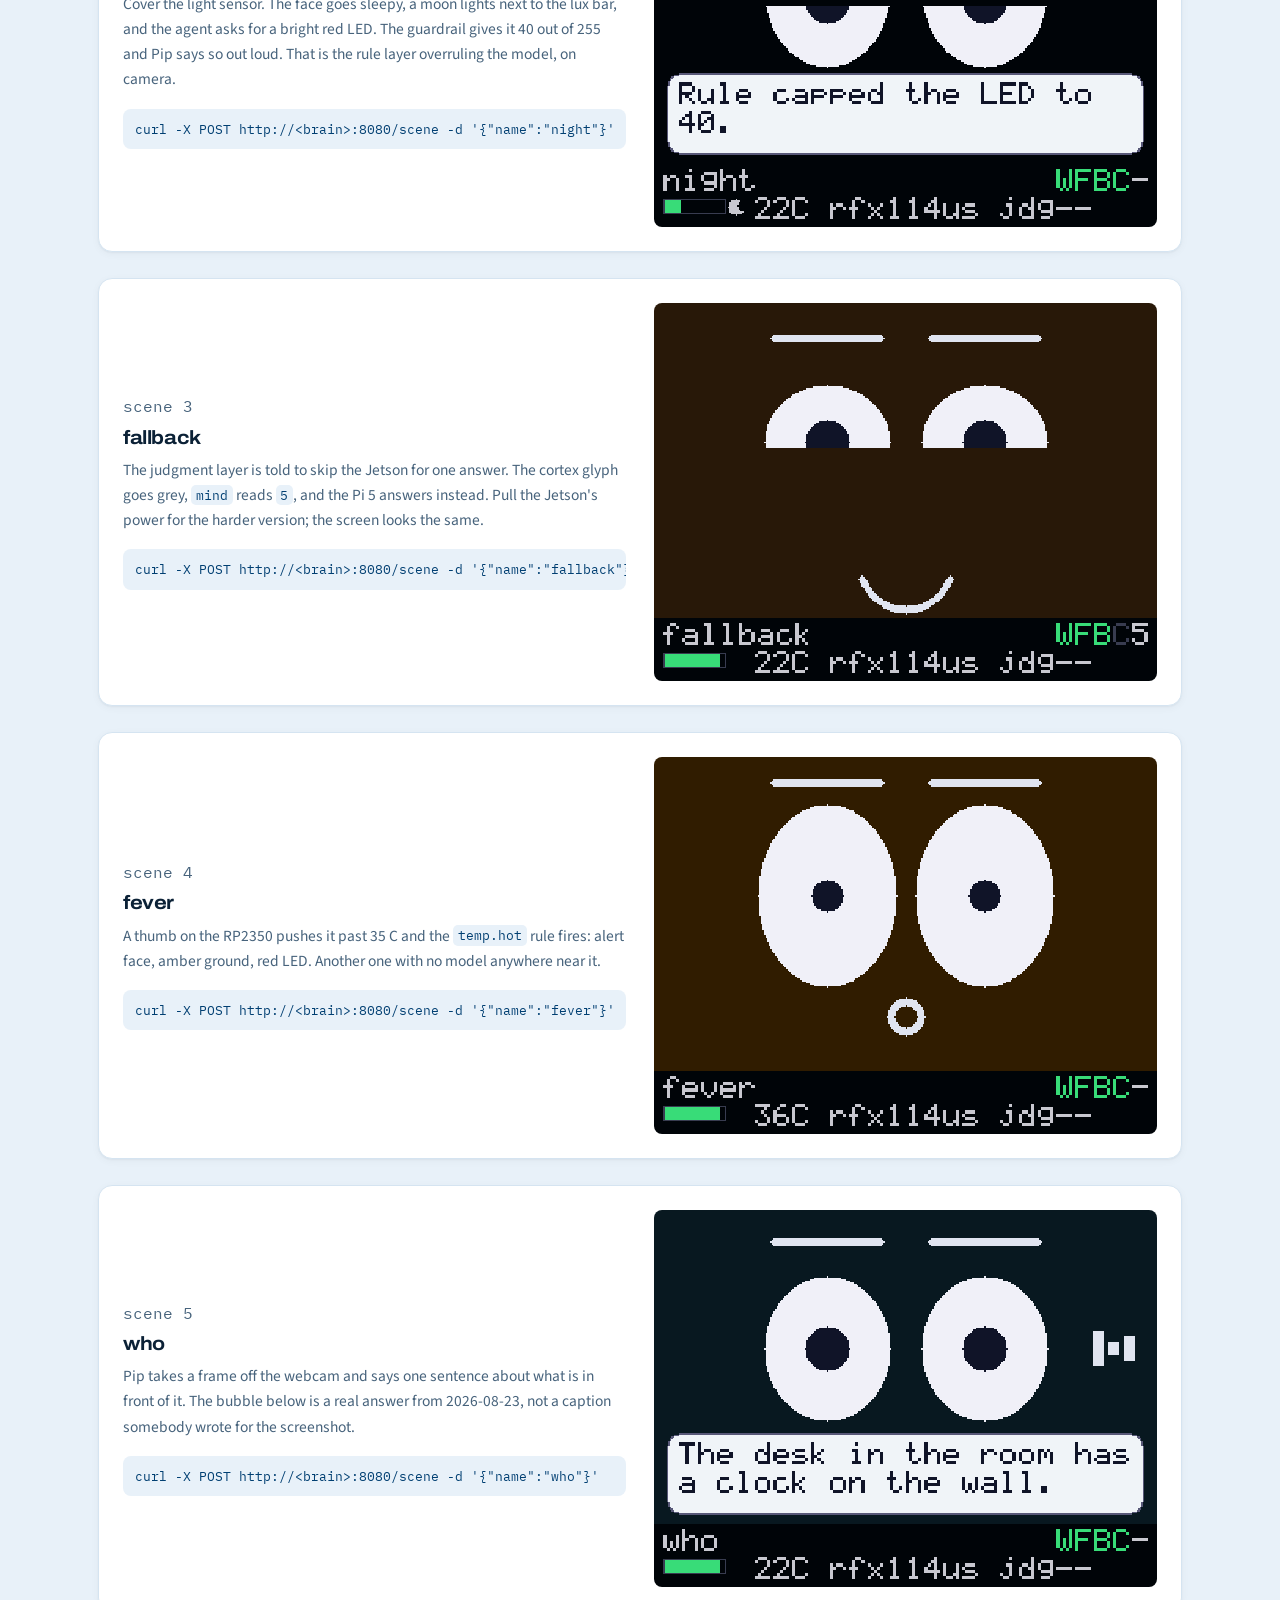
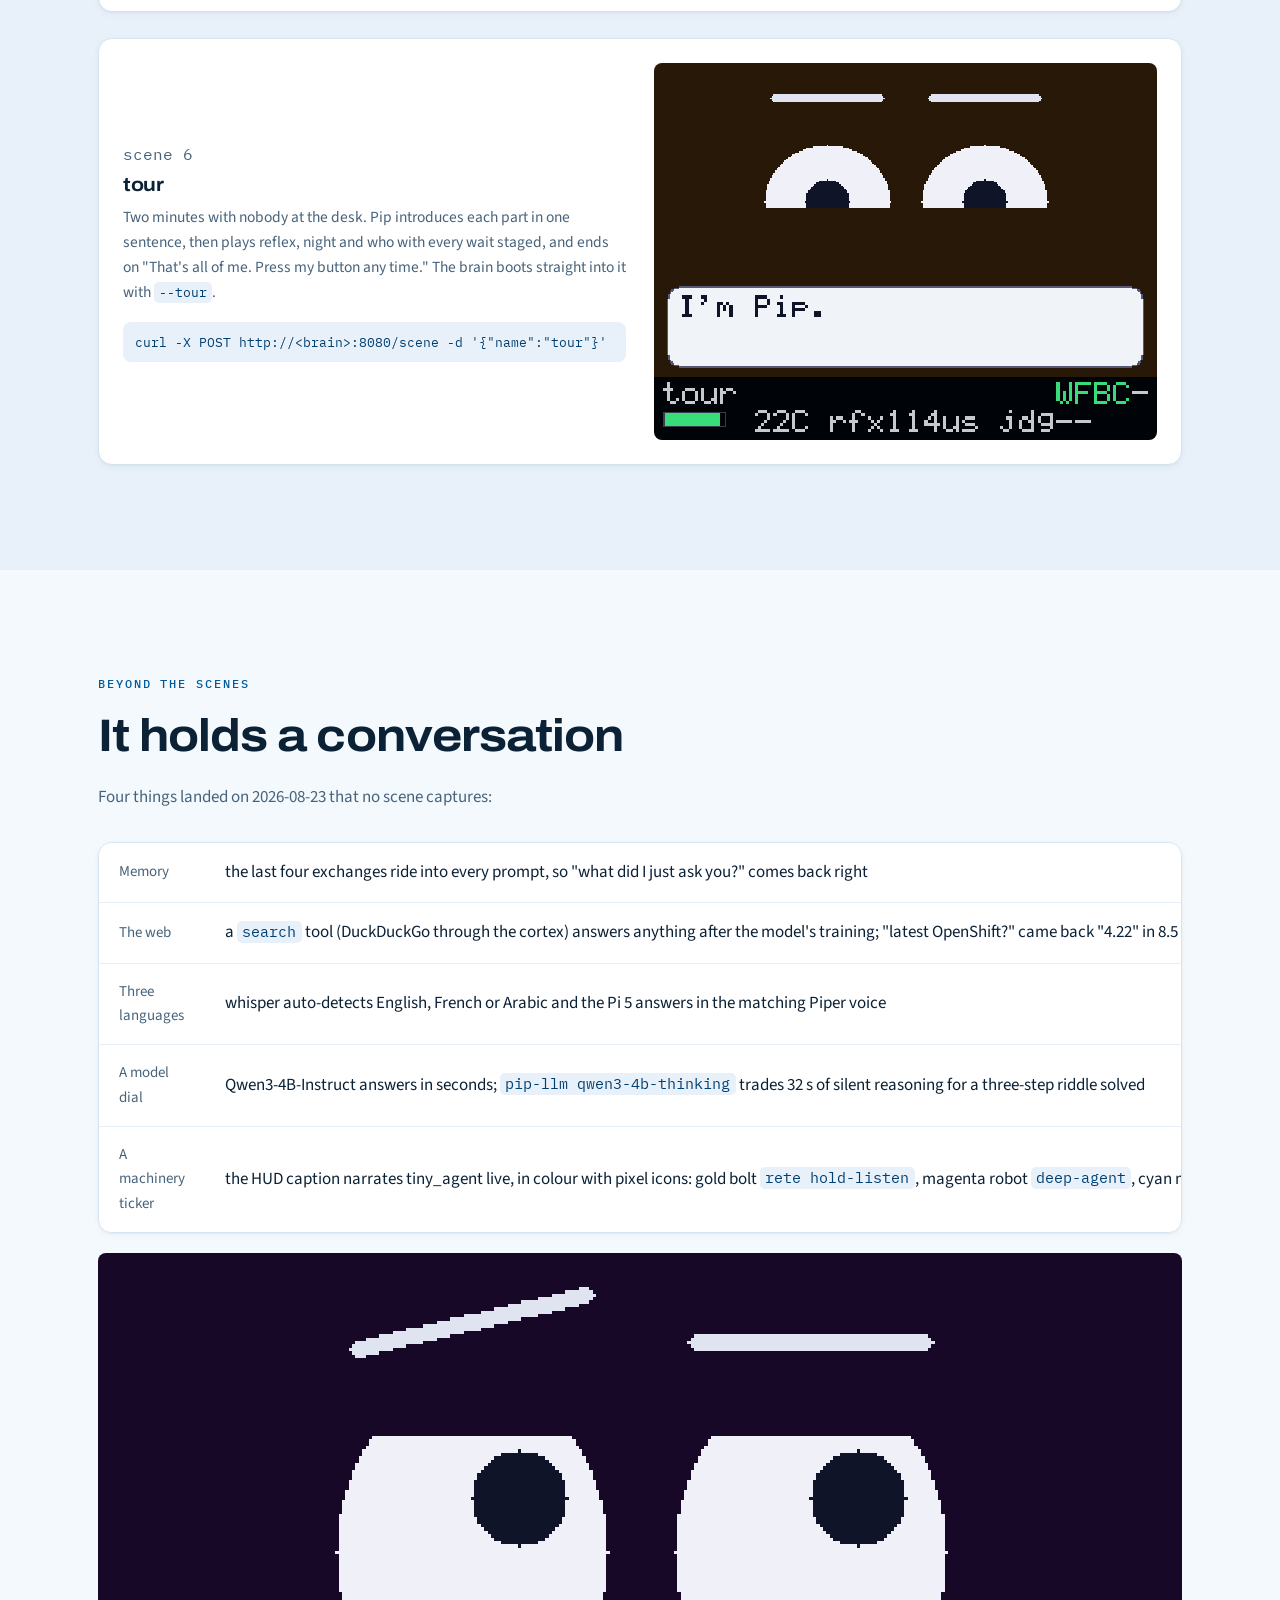
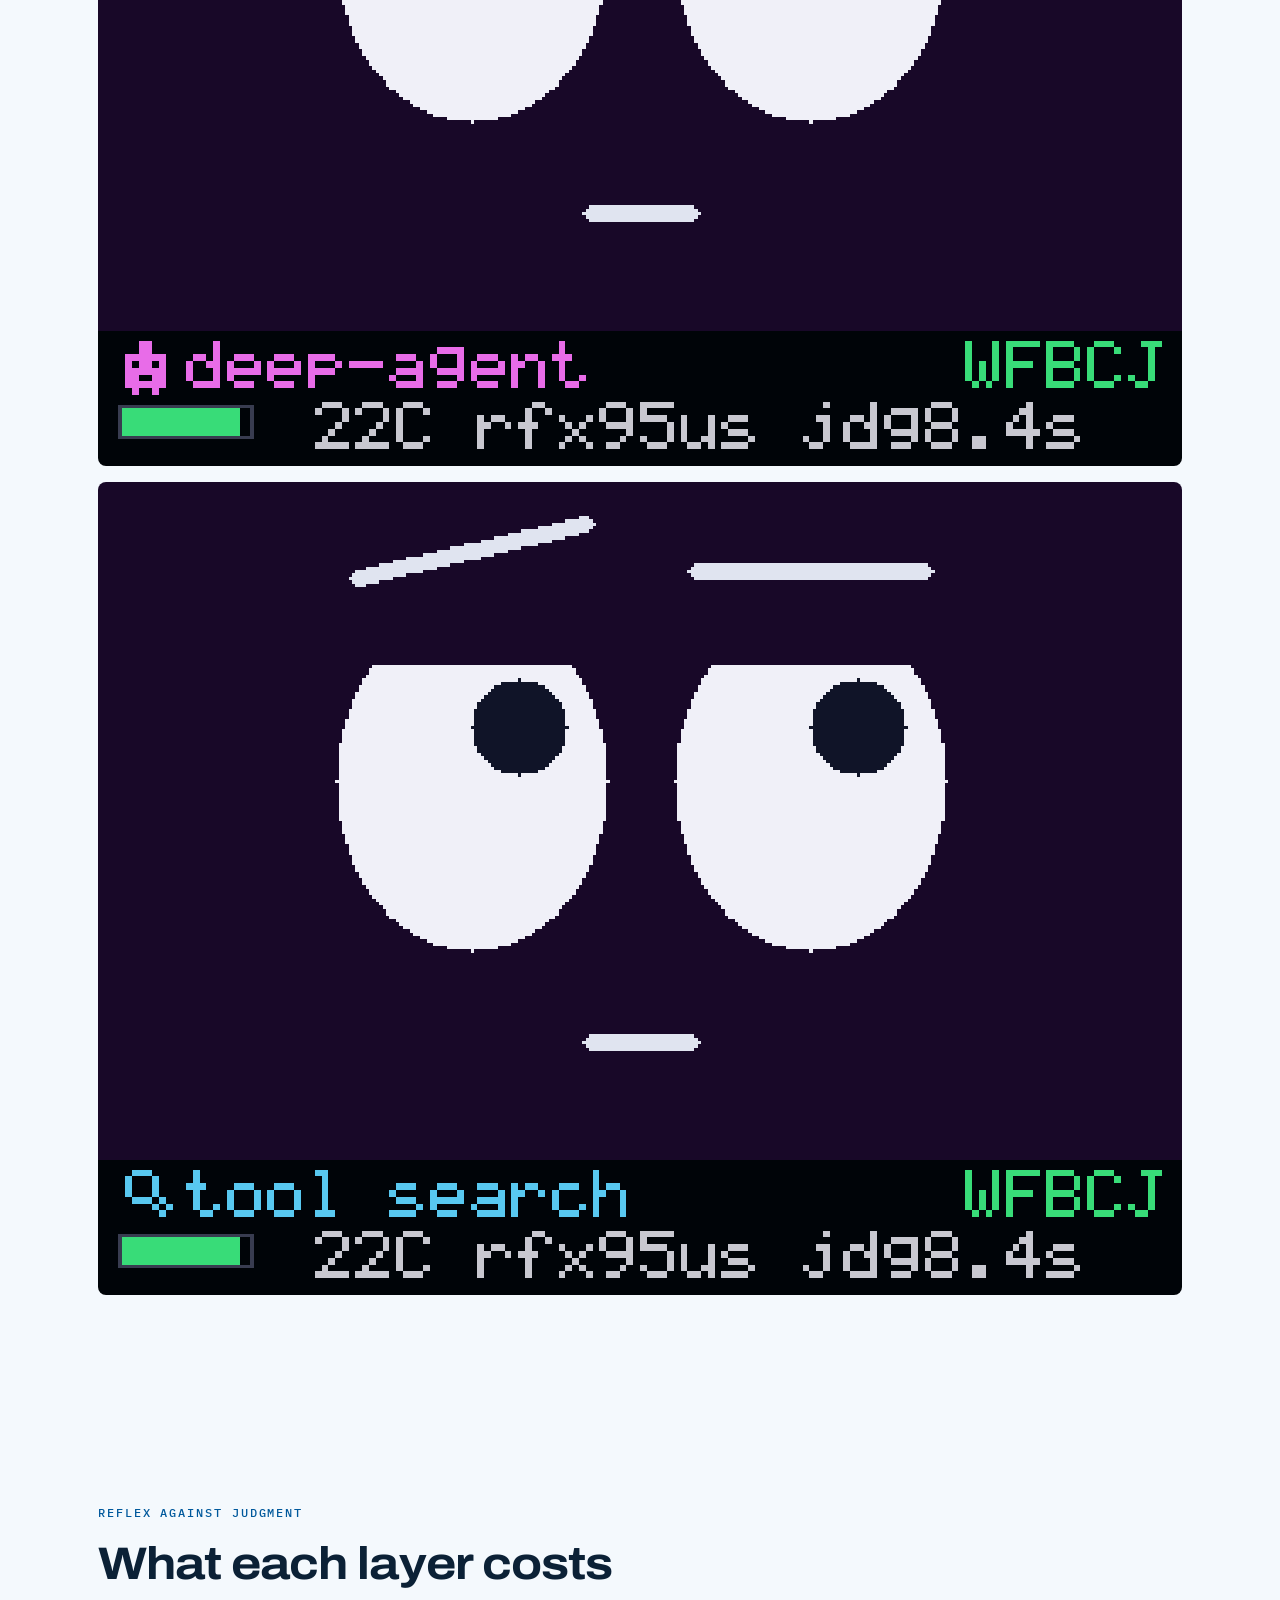
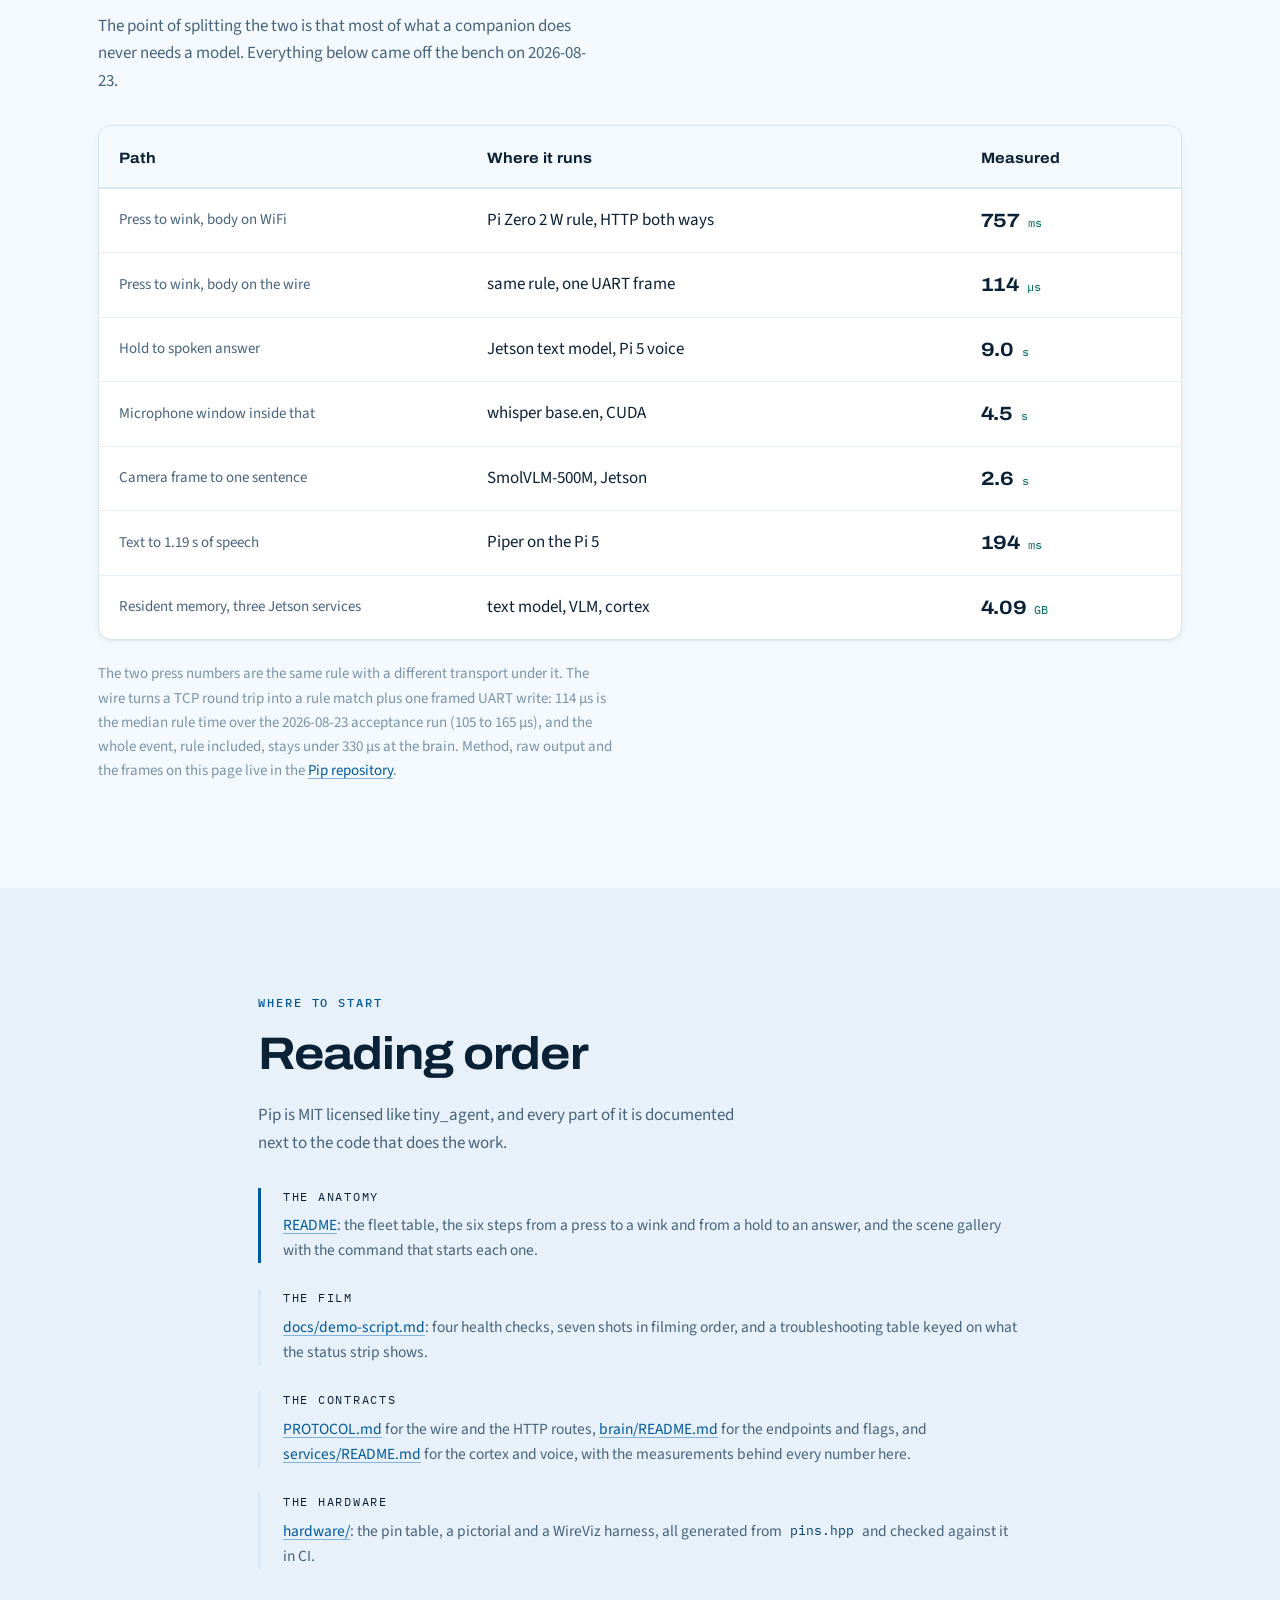
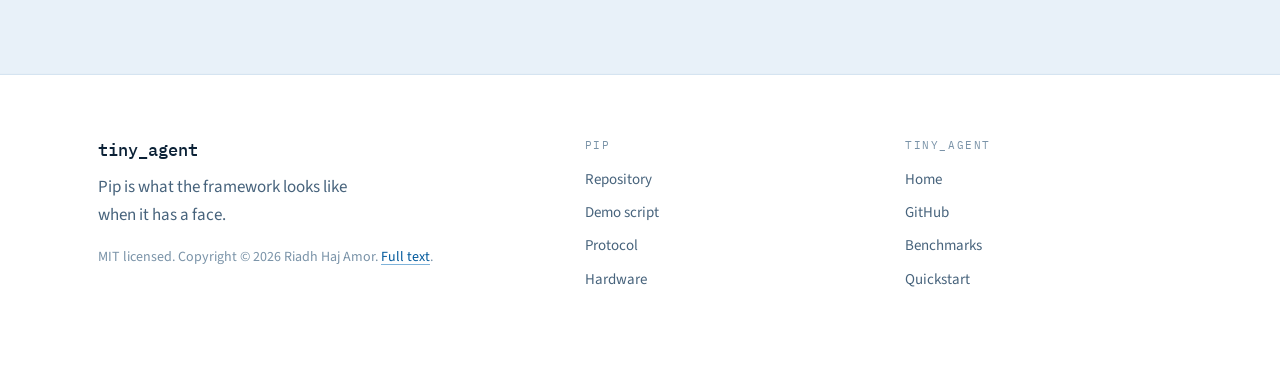
<file: site/pip.html>
<!doctype html>
<html lang="en">
<head>
<meta charset="utf-8">
<meta name="viewport" content="width=device-width, initial-scale=1">
<meta name="color-scheme" content="light">
<title>Pip: a desk companion that shows its work</title>
<meta name="description" content="Pip is a four-board desk companion built on tiny_agent: reflex rules on a Pi Zero answer in microseconds, a judgment agent on a Jetson answers in seconds, and the face on a Pico 2 W captions which one just spoke.">
<link rel="canonical" href="https://tinyagent.cc/pip.html">
<meta property="og:type" content="website">
<meta property="og:title" content="Pip: a desk companion that shows its work">
<meta property="og:description" content="Reflexes are rules and cost microseconds. Judgment is an agent and costs seconds. Pip puts both on a 320x240 panel and captions which one answered.">
<meta property="og:url" content="https://tinyagent.cc/pip.html">
<meta name="theme-color" content="#00599C">
<link rel="icon" href="favicon.svg" type="image/svg+xml">
<link rel="preconnect" href="https://fonts.googleapis.com">
<link rel="preconnect" href="https://fonts.gstatic.com" crossorigin>
<link rel="stylesheet" href="https://fonts.googleapis.com/css2?family=Archivo:wdth,wght@62..125,400..700&family=IBM+Plex+Mono:wght@400;500&family=Source+Sans+3:wght@400;600&display=swap">
<link rel="stylesheet" href="style.css">
<style>
  /* Page-local: the screen gallery. Everything else is style.css. */
  .pip-hero-art { background: var(--surface); border: 1px solid var(--edge); border-radius: var(--radius); box-shadow: var(--e2); padding: 18px; }
  .screen { display: block; width: 100%; height: auto; border-radius: 8px; image-rendering: pixelated; background: #05070d; }
  .screen-cap { margin: 14px 0 0; font-family: var(--mono); font-size: 12.5px; color: var(--ink-3); line-height: 1.5; }

  .fleet { display: grid; grid-template-columns: repeat(4, 1fr); gap: 18px; margin-top: 34px; }
  .fleet .card { display: flex; flex-direction: column; gap: 6px; }
  .fleet .role { font-family: var(--mono); font-size: 11px; letter-spacing: .14em; text-transform: uppercase; color: var(--brand); margin: 0; }
  .fleet h3 { font-size: 1.05rem; }
  .fleet p { margin: 0; font-size: 14.5px; }

  .scenes { display: grid; gap: 26px; }
  .scene { display: grid; grid-template-columns: 1fr 1fr; gap: 28px; align-items: center;
           background: var(--surface); border: 1px solid var(--edge); border-radius: var(--radius);
           box-shadow: var(--e1); padding: 24px; }
  .scene > * { min-width: 0; }
  .scene-name { font-family: var(--mono); font-size: 13px; color: var(--brand); margin: 0 0 8px; }
  .scene h3 { font-size: 1.2rem; margin-bottom: 10px; }
  .scene p { font-size: 15.5px; color: var(--ink-2); }
  .scene .cmd { display: block; margin-top: 14px; font-family: var(--mono); font-size: 12.5px;
                background: var(--wash); color: var(--brand-700); border-radius: 8px; padding: 10px 12px;
                overflow-x: auto; white-space: pre; }
  .pending { font-family: var(--mono); font-size: 12.5px; color: var(--ink-3); }

  @media (max-width: 1040px) { .fleet { grid-template-columns: repeat(2, 1fr); } }
  @media (max-width: 760px) { .scene { grid-template-columns: 1fr; gap: 20px; } }
  @media (max-width: 620px) { .fleet { grid-template-columns: 1fr; } }
</style>
</head>
<body>
<a class="skip" href="#main">Skip to content</a>

<header class="topbar" id="top">
  <div class="wrap topbar-inner">
    <a class="brand" href="index.html" aria-label="tiny_agent, home">
      <svg class="brand-mark" viewBox="0 0 180 180" aria-hidden="true" focusable="false">
        <rect x="0" y="0" width="180" height="180" rx="40" fill="#e8f1f9"/>
        <g stroke="#00599C" stroke-width="7" stroke-linecap="round">
          <line x1="52" y1="34" x2="52" y2="20"/><line x1="90" y1="30" x2="90" y2="16"/><line x1="128" y1="34" x2="128" y2="20"/>
          <line x1="52" y1="146" x2="52" y2="160"/><line x1="90" y1="150" x2="90" y2="164"/><line x1="128" y1="146" x2="128" y2="160"/>
        </g>
        <rect x="34" y="38" width="112" height="104" rx="26" fill="#00599C"/>
        <circle cx="68" cy="82" r="12" fill="#ffffff"/><circle cx="112" cy="82" r="12" fill="#ffffff"/>
        <path d="M 66 112 Q 90 128 114 112" stroke="#ffffff" stroke-width="8" fill="none" stroke-linecap="round"/>
      </svg>
      <span class="brand-word">tiny_agent</span>
    </a>

    <button class="navtoggle" id="navtoggle" aria-expanded="false" aria-controls="nav">
      <span class="navtoggle-bars" aria-hidden="true"><i></i><i></i></span>
      <span class="navtoggle-label">Menu</span>
    </button>

    <nav class="nav" id="nav" aria-label="Sections">
      <a href="index.html#edge">Why edge</a>
      <a href="index.html#benchmarks">Benchmarks</a>
      <a href="#fleet">The fleet</a>
      <a href="#scenes">Scenes</a>
      <a class="nav-cta" href="https://github.com/tinyagent-cc/pip">Pip on GitHub</a>
    </nav>
  </div>
</header>

<main id="main">

<!-- ─────────────────────────────  HERO  ───────────────────────────── -->
<section class="hero">
  <div class="wrap hero-grid">
    <div class="hero-copy">
      <p class="eyebrow rise" data-rise="1">built on tiny_agent · four boards · MIT</p>
      <h1 class="rise" data-rise="2">Pip shows you<br>which brain answered.</h1>
      <p class="lede rise" data-rise="3">
        Press Pip's button and it winks before you let go: a Rete rule on a Pi Zero, no
        tokens spent. Hold the button and it answers out loud seconds later, from a
        tiny_agent loop on a Jetson. The strip under the face says which one just spoke.
      </p>
      <p class="actions rise" data-rise="4">
        <a class="btn btn-primary" href="#scenes">See the scenes</a>
        <a class="btn btn-ghost" href="https://github.com/tinyagent-cc/pip">
          View on GitHub
          <svg class="ext" viewBox="0 0 16 16" aria-hidden="true"><path d="M5.5 3h7.5v7.5M13 3 3.6 12.4" fill="none" stroke="currentColor" stroke-width="1.6" stroke-linecap="round" stroke-linejoin="round"/></svg>
        </a>
      </p>
    </div>

    <div class="pip-hero-art rise" data-rise="3">
      <img class="screen" src="assets/pip/judge.png" width="640" height="480"
           alt="Pip's screen: a violet thinking face over a speech bubble reading Let me think, and a status strip reading judge, 22C, jdg 3.2s, with the letters W F B C J.">
      <p class="screen-cap">320x240 on the panel, rendered from the same C++ the Pico runs.
        The bottom strip is the argument: <b>rfx</b> what the last rule cost,
        <b>jdg</b> what the last model call cost, and <b>J</b> or <b>5</b> for which model
        answered.</p>
    </div>
  </div>

  <div class="wrap">
    <div class="rail" aria-label="Measured on the bench">
      <div class="rail-row">
        <div class="spec">
          <p class="spec-key">press to wink, over HTTP</p>
          <p class="spec-val">757<span class="unit">ms</span></p>
          <p class="spec-src">at the brain, body answering over WiFi</p>
        </div>
        <div class="spec">
          <p class="spec-key">hold to spoken answer</p>
          <p class="spec-val">9.0<span class="unit">s</span></p>
          <p class="spec-src">four of them the microphone window, Jetson Orin Nano</p>
        </div>
        <div class="spec">
          <p class="spec-key">camera frame to sentence</p>
          <p class="spec-val">2.6<span class="unit">s</span></p>
          <p class="spec-src">SmolVLM-500M on the Jetson, 1.0 s warm</p>
        </div>
        <div class="spec">
          <p class="spec-key">Jetson resident, all three</p>
          <p class="spec-val">4.09<span class="unit">GB</span></p>
          <p class="spec-src">text model, VLM and cortex, against a 6.5 GB budget</p>
        </div>
      </div>
      <p class="rail-foot">Measured 2026-08-23 on the named devices. The wire between the
        Pico and the Pi Zero has not been timed yet, so the press number above is the HTTP
        path, which is the slow one.</p>
    </div>
  </div>
</section>

<!-- ─────────────────────────────  FLEET  ───────────────────────────── -->
<section class="section" id="fleet">
  <div class="wrap">
    <p class="eyebrow">four boards</p>
    <h2 class="h2">One job each</h2>
    <p class="section-lede">Reflexes are rules, judgment is an agent, and the two run on
      different hardware so nobody has to take the claim on trust. The body only ever shows,
      sounds and senses, which is why its face loop never waits on the LAN.</p>

    <div class="fleet">
      <article class="card">
        <p class="role">body</p>
        <h3>Pico 2 W</h3>
        <p>The face, the status strip, the speech bubble, the button, light and temperature.
          A framed UART link to the brain at 921600, with WiFi HTTP as the fallback when the
          wire goes quiet.</p>
      </article>
      <article class="card">
        <p class="role">brain</p>
        <h3>Pi Zero 2 W</h3>
        <p>Rete rules answer events with no model call at all. A tiny_agent loop wakes only
          on a held button. The scene director runs the demo. One binary, built on the Pi 5,
          deployed over SSH.</p>
      </article>
      <article class="card">
        <p class="role">cortex</p>
        <h3>Jetson Orin Nano</h3>
        <p>Ears and eyes: whisper.cpp on CUDA for the microphone, a small VLM for the
          camera, and Qwen3-4B-Instruct-2507 for the judgment itself (a dial, not a
          constant: <code>pip-llm</code> swaps in the thinking variant or the older 3B). All three resident at
          once.</p>
      </article>
      <article class="card">
        <p class="role">fallback mind and voice</p>
        <h3>Raspberry Pi 5</h3>
        <p>Piper turns the answer into 16 kHz PCM that streams down the wire to the
          speaker. A second llama-server stands by, so killing the Jetson changes the
          latency and one letter on the HUD, not the behaviour.</p>
      </article>
    </div>
  </div>
</section>

<!-- ─────────────────────────────  SCENES  ───────────────────────────── -->
<section class="section section-wash" id="scenes">
  <div class="wrap">
    <p class="eyebrow">the demo</p>
    <h2 class="h2">Six scenes, each one captioned</h2>
    <p class="section-lede">Every scene is a script on the brain, started with one POST and
      reachable by name. The screens below are dumped from the same rendering code the Pico
      runs, so they are pixels rather than mockups.</p>

    <div class="scenes">

      <article class="scene">
        <div>
          <p class="scene-name">scene 1</p>
          <h3>reflex</h3>
          <p>Pip asks for a press and waits six seconds for a real one before staging the
            press itself, which is what lets the same script run with nobody at the desk.
            The wink is a rule firing: no model, no tokens.</p>
          <code class="cmd">curl -X POST http://&lt;brain&gt;:8080/scene -d '{"name":"reflex"}'</code>
        </div>
        <img class="screen" src="assets/pip/reflex.png" width="640" height="480"
             alt="Pip winking with a small smile, status strip captioned reflex.">
      </article>

      <article class="scene">
        <div>
          <p class="scene-name">scene 1, second beat</p>
          <h3>judgment</h3>
          <p>Hold the button and ask something out loud. Listening face, then thinking, then
            the answer arrives spoken with the same words in the bubble. 9.0 s end to end on
            2026-08-23, and the HUD carries both the time and the <code>J</code> that says
            the Jetson answered.</p>
          <code class="cmd">curl -s http://&lt;brain&gt;:8080/log?n=30</code>
        </div>
        <img class="screen" src="assets/pip/judge.png" width="640" height="480"
             alt="Violet thinking face, speech bubble reading Let me think, strip reading jdg 3.2s and J.">
      </article>

      <article class="scene">
        <div>
          <p class="scene-name">scene 2</p>
          <h3>night</h3>
          <p>Cover the light sensor. The face goes sleepy, a moon lights next to the lux bar,
            and the agent asks for a bright red LED. The guardrail gives it 40 out of 255 and
            Pip says so out loud. That is the rule layer overruling the model, on camera.</p>
          <code class="cmd">curl -X POST http://&lt;brain&gt;:8080/scene -d '{"name":"night"}'</code>
        </div>
        <img class="screen" src="assets/pip/night.png" width="640" height="480"
             alt="Sleepy half-lidded eyes, a moon beside an empty lux bar, bubble reading Rule capped the LED to 40.">
      </article>

      <article class="scene">
        <div>
          <p class="scene-name">scene 3</p>
          <h3>fallback</h3>
          <p>The judgment layer is told to skip the Jetson for one answer. The cortex glyph
            goes grey, <code>mind</code> reads <code>5</code>, and the Pi 5 answers instead.
            Pull the Jetson's power for the harder version; the screen looks the same.</p>
          <code class="cmd">curl -X POST http://&lt;brain&gt;:8080/scene -d '{"name":"fallback"}'</code>
        </div>
        <img class="screen" src="assets/pip/fallback.png" width="640" height="480"
             alt="Happy squinting face, status strip with the C glyph dimmed and the mind letter reading 5.">
      </article>

      <article class="scene">
        <div>
          <p class="scene-name">scene 4</p>
          <h3>fever</h3>
          <p>A thumb on the RP2350 pushes it past 35 C and the <code>temp.hot</code> rule
            fires: alert face, amber ground, red LED. Another one with no model anywhere
            near it.</p>
          <code class="cmd">curl -X POST http://&lt;brain&gt;:8080/scene -d '{"name":"fever"}'</code>
        </div>
        <img class="screen" src="assets/pip/fever.png" width="640" height="480"
             alt="Wide alert eyes and a small round mouth on an amber ground, strip reading 36C and captioned fever.">
      </article>

      <article class="scene">
        <div>
          <p class="scene-name">scene 5</p>
          <h3>who</h3>
          <p>Pip takes a frame off the webcam and says one sentence about what is in front of
            it. The bubble below is a real answer from 2026-08-23, not a caption somebody
            wrote for the screenshot.</p>
          <code class="cmd">curl -X POST http://&lt;brain&gt;:8080/scene -d '{"name":"who"}'</code>
        </div>
        <img class="screen" src="assets/pip/who.png" width="640" height="480"
             alt="Wide open eyes with a waveform glyph at the right, bubble reading The desk in the room has a clock on the wall.">
      </article>

      <article class="scene">
        <div>
          <p class="scene-name">scene 6</p>
          <h3>tour</h3>
          <p>Two minutes with nobody at the desk. Pip introduces each part in one sentence,
            then plays reflex, night and who with every wait staged, and ends on "That's all
            of me. Press my button any time." The brain boots straight into it with
            <code>--tour</code>.</p>
          <code class="cmd">curl -X POST http://&lt;brain&gt;:8080/scene -d '{"name":"tour"}'</code>
        </div>
        <img class="screen" src="assets/pip/tour.png" width="640" height="480"
             alt="Happy face with a speech bubble reading I'm Pip, status strip captioned tour.">
      </article>

    </div>
  </div>
</section>

<!-- ──────────────────────────  CONVERSATION  ─────────────────────────── -->
<section class="section" id="conversation">
  <div class="wrap">
    <p class="eyebrow">beyond the scenes</p>
    <h2 class="h2">It holds a conversation</h2>
    <p class="section-lede">Four things landed on 2026-08-23 that no scene captures:</p>
    <div class="tablewrap">
      <table class="datasheet">
        <caption class="visually-hidden">Conversation capabilities</caption>
        <tbody>
          <tr><th scope="row">Memory</th><td>the last four exchanges ride into every prompt, so "what did I just ask you?" comes back right</td></tr>
          <tr><th scope="row">The web</th><td>a <code>search</code> tool (DuckDuckGo through the cortex) answers anything after the model's training; "latest OpenShift?" came back "4.22" in 8.5 s</td></tr>
          <tr><th scope="row">Three languages</th><td>whisper auto-detects English, French or Arabic and the Pi 5 answers in the matching Piper voice</td></tr>
          <tr><th scope="row">A model dial</th><td>Qwen3-4B-Instruct answers in seconds; <code>pip-llm qwen3-4b-thinking</code> trades 32 s of silent reasoning for a three-step riddle solved</td></tr>
          <tr><th scope="row">A machinery ticker</th><td>the HUD caption narrates tiny_agent live, in colour with pixel icons: gold bolt <code>rete hold-listen</code>, magenta robot <code>deep-agent</code>, cyan magnifier <code>tool search</code>, green mic <code>ears whisper</code>; the mind glyph goes green for the Jetson, amber for the Pi&nbsp;5</td></tr>
        </tbody>
      </table>
    </div>
    <div class="framerow" style="display:flex;gap:16px;flex-wrap:wrap;margin-top:20px">
      <img class="screen" src="assets/pip/deep-agent.png" width="320" height="240"
           alt="Pip's screen: magenta robot icon and deep-agent caption while judgment runs" loading="lazy">
      <img class="screen" src="assets/pip/tool-search.png" width="320" height="240"
           alt="Pip's screen: cyan magnifier icon and tool search caption during a web search" loading="lazy">
    </div>
  </div>
</section>

<!-- ─────────────────────────────  NUMBERS  ───────────────────────────── -->
<section class="section" id="numbers">
  <div class="wrap">
    <p class="eyebrow">reflex against judgment</p>
    <h2 class="h2">What each layer costs</h2>
    <p class="section-lede">The point of splitting the two is that most of what a companion
      does never needs a model. Everything below came off the bench on 2026-08-23.</p>

    <div class="tablewrap">
      <table class="datasheet">
        <caption class="visually-hidden">Measured latency per path</caption>
        <thead>
          <tr>
            <th scope="col" class="col-metric">Path</th>
            <th scope="col">Where it runs</th>
            <th scope="col">Measured</th>
          </tr>
        </thead>
        <tbody>
          <tr><th scope="row">Press to wink, body on WiFi</th><td>Pi Zero 2 W rule, HTTP both ways</td><td><b>757</b> <i>ms</i></td></tr>
          <tr><th scope="row">Press to wink, body on the wire</th><td>same rule, one UART frame</td><td><b>114</b> <i>µs</i></td></tr>
          <tr><th scope="row">Hold to spoken answer</th><td>Jetson text model, Pi 5 voice</td><td><b>9.0</b> <i>s</i></td></tr>
          <tr><th scope="row">Microphone window inside that</th><td>whisper base.en, CUDA</td><td><b>4.5</b> <i>s</i></td></tr>
          <tr><th scope="row">Camera frame to one sentence</th><td>SmolVLM-500M, Jetson</td><td><b>2.6</b> <i>s</i></td></tr>
          <tr><th scope="row">Text to 1.19 s of speech</th><td>Piper on the Pi 5</td><td><b>194</b> <i>ms</i></td></tr>
          <tr><th scope="row">Resident memory, three Jetson services</th><td>text model, VLM, cortex</td><td><b>4.09</b> <i>GB</i></td></tr>
        </tbody>
      </table>
    </div>

    <p class="note">The two press numbers are the same rule with a different transport under
      it. The wire turns a TCP round trip into a rule match plus one framed UART write:
      114 µs is the median rule time over the 2026-08-23 acceptance run (105 to 165 µs),
      and the whole event, rule included, stays under 330 µs at the brain.
      Method, raw output and the frames on this page live in the
      <a href="https://github.com/tinyagent-cc/pip">Pip repository</a>.</p>
  </div>
</section>

<!-- ─────────────────────────────  BUILD IT  ───────────────────────────── -->
<section class="section section-wash" id="build">
  <div class="wrap wrap-narrow">
    <p class="eyebrow">where to start</p>
    <h2 class="h2">Reading order</h2>
    <p class="section-lede">Pip is MIT licensed like tiny_agent, and every part of it is
      documented next to the code that does the work.</p>
    <ul class="constraints">
      <li>
        <p class="c-key">the anatomy</p>
        <p><a href="https://github.com/tinyagent-cc/pip#anatomy-of-pip">README</a>: the
        fleet table, the six steps from a press to a wink and from a hold to an answer, and
        the scene gallery with the command that starts each one.</p>
      </li>
      <li>
        <p class="c-key">the film</p>
        <p><a href="https://github.com/tinyagent-cc/pip/blob/main/docs/demo-script.md">docs/demo-script.md</a>:
        four health checks, seven shots in filming order, and a troubleshooting table keyed
        on what the status strip shows.</p>
      </li>
      <li>
        <p class="c-key">the contracts</p>
        <p><a href="https://github.com/tinyagent-cc/pip/blob/main/PROTOCOL.md">PROTOCOL.md</a>
        for the wire and the HTTP routes,
        <a href="https://github.com/tinyagent-cc/pip/blob/main/brain/README.md">brain/README.md</a>
        for the endpoints and flags, and
        <a href="https://github.com/tinyagent-cc/pip/blob/main/services/README.md">services/README.md</a>
        for the cortex and voice, with the measurements behind every number here.</p>
      </li>
      <li>
        <p class="c-key">the hardware</p>
        <p><a href="https://github.com/tinyagent-cc/pip/tree/main/hardware">hardware/</a>: the
        pin table, a pictorial and a WireViz harness, all generated from
        <code>pins.hpp</code> and checked against it in CI.</p>
      </li>
    </ul>
  </div>
</section>

</main>

<footer class="footer">
  <div class="wrap footer-grid">
    <div class="footer-brand">
      <p class="footer-word">tiny_agent</p>
      <p class="footer-tag">Pip is what the framework looks like when it has a face.</p>
      <p class="footer-license">MIT licensed. Copyright &copy; 2026 Riadh Haj Amor.
        <a href="https://github.com/tinyagent-cc/pip/blob/main/LICENSE">Full text</a>.</p>
    </div>
    <nav class="footer-nav" aria-label="Pip">
      <p class="footer-head">Pip</p>
      <a href="https://github.com/tinyagent-cc/pip">Repository</a>
      <a href="https://github.com/tinyagent-cc/pip/blob/main/docs/demo-script.md">Demo script</a>
      <a href="https://github.com/tinyagent-cc/pip/blob/main/PROTOCOL.md">Protocol</a>
      <a href="https://github.com/tinyagent-cc/pip/tree/main/hardware">Hardware</a>
    </nav>
    <nav class="footer-nav" aria-label="tiny_agent">
      <p class="footer-head">tiny_agent</p>
      <a href="index.html">Home</a>
      <a href="https://github.com/tinyagent-cc/tiny_agent">GitHub</a>
      <a href="https://github.com/tinyagent-cc/tiny_agent/blob/main/docs/benchmarks.md">Benchmarks</a>
      <a href="index.html#quickstart">Quickstart</a>
    </nav>
  </div>
</footer>

<script src="main.js" defer></script>
</body>
</html>
</file>
<file: site/style.css>
/* ============================================================================
   tiny_agent — tinyagent.cc
   Direction: "datasheet, in daylight". Component-datasheet typography
   (units set apart, measured values attributed) rendered bright and Material:
   white surfaces on a pale blue ground, one C++ blue ink taken from the
   project icon, soft elevation, no gradients.
   ========================================================================== */

:root {
  /* ink */
  --ink:        #0B2136;
  --ink-2:      #47637C;
  --ink-3:      #7A93A8;

  /* brand, from docs/assets/icon.svg */
  --brand:      #00599C;
  --brand-700:  #003F72;
  --brand-300:  #7FB3DA;
  --brand-100:  #D8E9F6;

  /* measured values */
  --measure:    #00695C;
  --measure-50: #E3F1EF;

  /* surfaces */
  --surface:    #FFFFFF;
  --wash:       #E8F1F9;
  --wash-2:     #F4F9FD;
  --edge:       #D5E4F1;
  --edge-soft:  #E6EFF7;

  /* elevation */
  --e1: 0 1px 2px rgba(11,33,54,.05), 0 2px 8px rgba(11,33,54,.04);
  --e2: 0 1px 2px rgba(11,33,54,.06), 0 10px 28px rgba(11,33,54,.06);
  --e3: 0 2px 4px rgba(11,33,54,.06), 0 18px 46px rgba(11,33,54,.08);

  /* type */
  --display: "Archivo", "Helvetica Neue", Arial, sans-serif;
  --body:    "Source Sans 3", -apple-system, BlinkMacSystemFont, "Segoe UI", Roboto, sans-serif;
  --mono:    "IBM Plex Mono", ui-monospace, SFMono-Regular, Menlo, Consolas, monospace;

  --gut: 28px;
  --radius: 14px;
}

/* ---------------------------------------------------------------- reset -- */

*, *::before, *::after { box-sizing: border-box; }
html { -webkit-text-size-adjust: 100%; scroll-behavior: smooth; scroll-padding-top: 84px; }
body {
  margin: 0;
  background: var(--wash-2);
  color: var(--ink);
  font-family: var(--body);
  font-size: 17px;
  line-height: 1.62;
  -webkit-font-smoothing: antialiased;
  text-rendering: optimizeLegibility;
}
img, svg { max-width: 100%; }
h1, h2, h3 { margin: 0; font-family: var(--display); font-weight: 700; line-height: 1.06; letter-spacing: -0.021em; font-stretch: 112%; }
p { margin: 0 0 1.05em; }
p:last-child { margin-bottom: 0; }
a { color: var(--brand); text-decoration-color: var(--brand-300); text-underline-offset: 3px; }
a:hover { color: var(--brand-700); text-decoration-color: currentColor; }
code { font-family: var(--mono); font-size: 0.86em; background: var(--wash); color: var(--brand-700); padding: 0.1em 0.36em; border-radius: 5px; }
:focus-visible { outline: 3px solid var(--brand); outline-offset: 3px; border-radius: 4px; }

.visually-hidden {
  position: absolute; width: 1px; height: 1px; overflow: hidden;
  clip: rect(0 0 0 0); clip-path: inset(50%); white-space: nowrap;
}
.skip {
  position: absolute; left: -9999px; top: 0; z-index: 100;
  background: var(--brand); color: #fff; padding: 12px 18px; border-radius: 0 0 10px 0;
  font-weight: 600; text-decoration: none;
}
.skip:focus { left: 0; color: #fff; }

.wrap { width: 100%; max-width: 1140px; margin: 0 auto; padding: 0 var(--gut); }
.wrap-narrow { max-width: 820px; }

/* --------------------------------------------------------------- topbar -- */

.topbar {
  position: sticky; top: 0; z-index: 50;
  background: rgba(244,249,253,.86);
  backdrop-filter: saturate(160%) blur(12px);
  border-bottom: 1px solid var(--edge-soft);
}
.topbar-inner { display: flex; align-items: center; gap: 20px; height: 68px; }
.brand { display: inline-flex; align-items: center; gap: 10px; text-decoration: none; color: var(--ink); }
.brand-mark { width: 30px; height: 30px; border-radius: 8px; flex: none; }
.brand-word { font-family: var(--mono); font-weight: 500; font-size: 16px; letter-spacing: -0.01em; }

.nav { margin-left: auto; display: flex; align-items: center; gap: 26px; }
.nav a {
  font-size: 15px; color: var(--ink-2); text-decoration: none; font-weight: 600;
  padding: 6px 0; border-bottom: 2px solid transparent;
}
.nav a:hover { color: var(--brand); border-bottom-color: var(--brand-300); }
.nav a.nav-cta {
  background: var(--brand); color: #fff; border-radius: 999px; padding: 9px 20px;
  border-bottom: none; box-shadow: var(--e1);
}
.nav a.nav-cta:hover { background: var(--brand-700); border-bottom: none; }

.navtoggle {
  display: none; margin-left: auto; align-items: center; gap: 9px;
  background: var(--surface); border: 1px solid var(--edge); border-radius: 999px;
  padding: 8px 16px; font: 600 14px/1 var(--body); color: var(--ink); cursor: pointer;
}
.navtoggle-bars { display: grid; gap: 4px; }
.navtoggle-bars i { display: block; width: 16px; height: 2px; background: var(--ink); border-radius: 2px; }

/* ----------------------------------------------------------- primitives -- */

.eyebrow {
  font-family: var(--mono); font-size: 12px; font-weight: 500;
  letter-spacing: 0.16em; text-transform: uppercase; color: var(--brand);
  margin: 0 0 18px;
}
.h2 { font-size: clamp(1.95rem, 3.6vw, 2.85rem); margin-bottom: 24px; }
.sub { font-family: var(--display); font-size: 1.35rem; font-stretch: 108%; margin: 56px 0 12px; }
.section-lede { color: var(--ink-2); max-width: 62ch; margin-bottom: 30px; }
.note { color: var(--ink-3); font-size: 15px; max-width: 74ch; margin-top: 22px; }
.note code { background: transparent; padding: 0; color: var(--ink-2); }

.btn {
  display: inline-flex; align-items: center; gap: 9px;
  font: 600 16px/1 var(--body); text-decoration: none;
  padding: 15px 26px; border-radius: 999px; transition: background .16s, box-shadow .16s, transform .16s;
}
.btn-primary { background: var(--brand); color: #fff; box-shadow: var(--e2); }
.btn-primary:hover { background: var(--brand-700); color: #fff; transform: translateY(-1px); }
.btn-ghost { background: var(--surface); color: var(--brand); border: 1px solid var(--edge); box-shadow: var(--e1); }
.btn-ghost:hover { background: #fff; color: var(--brand-700); border-color: var(--brand-300); transform: translateY(-1px); }
.ext { width: 13px; height: 13px; flex: none; }

/* ------------------------------------------------------------------ hero -- */

.hero { padding: 76px 0 0; }
.hero-grid { display: grid; grid-template-columns: 1fr 1.06fr; gap: 52px; align-items: start; }
.hero h1 { font-size: clamp(2.65rem, 4.7vw, 3.85rem); font-stretch: 118%; margin-bottom: 26px; }
.lede { font-size: 1.2rem; color: var(--ink-2); max-width: 34ch; margin-bottom: 34px; }
.actions { display: flex; flex-wrap: wrap; gap: 14px; }

.hero-code { min-width: 0; }
.panel-note { margin-top: 16px; font-size: 14.5px; color: var(--ink-3); }
.panel-note code { background: transparent; padding: 0; color: var(--ink-2); }

/* ----------------------------------------------------------- code panel -- */

.panel {
  background: var(--surface); border: 1px solid var(--edge);
  border-radius: var(--radius); box-shadow: var(--e2); overflow: hidden;
}
.panel-head {
  display: flex; align-items: stretch; gap: 0;
  background: var(--wash); border-bottom: 1px solid var(--edge);
}
.panel-title {
  font-family: var(--mono); font-size: 12.5px; color: var(--ink-2);
  padding: 12px 16px; letter-spacing: 0.01em;
}
.tab {
  appearance: none; background: transparent; border: 0; cursor: pointer;
  font-family: var(--mono); font-size: 12.5px; color: var(--ink-3);
  padding: 12px 16px; border-bottom: 2px solid transparent; margin-bottom: -1px;
}
.tab:hover { color: var(--brand); }
.tab.is-on { color: var(--brand-700); background: var(--surface); border-bottom-color: var(--brand); }
.copy {
  appearance: none; margin-left: auto; align-self: center; cursor: pointer;
  background: var(--surface); border: 1px solid var(--edge); color: var(--ink-2);
  font: 500 11.5px/1 var(--mono); letter-spacing: 0.06em; text-transform: uppercase;
  padding: 7px 12px; border-radius: 999px; margin-right: 10px;
}
.copy:hover { border-color: var(--brand-300); color: var(--brand); }
.copy[data-done] { color: var(--measure); border-color: var(--measure); }

.panel-body { overflow-x: auto; }
.panel-body pre { margin: 0; padding: 22px 24px; }
.panel-body code {
  background: none; padding: 0; border-radius: 0; color: var(--ink);
  font-family: var(--mono); font-size: 12.5px; line-height: 1.62; white-space: pre;
}
.panel-body .k { color: var(--brand); font-weight: 500; }
.panel-body .t { color: var(--brand-700); }
.panel-body .f { color: var(--ink); font-weight: 500; }
.panel-body .s { color: var(--measure); }
.panel-body .c { color: var(--ink-3); font-style: italic; }
.panel-body .p { color: var(--ink-2); }

/* ------------------------------------------------------- spec rail (sig) -- */

.rail {
  margin: 74px 0 0; padding: 34px 34px 24px;
  background: var(--surface); border: 1px solid var(--edge);
  border-radius: var(--radius); box-shadow: var(--e1);
}
.rail-row {
  display: grid; grid-template-columns: repeat(4, 1fr); gap: 30px;
  padding-bottom: 26px; border-bottom: 1px solid var(--edge-soft);
}
.spec { position: relative; padding-left: 16px; }
.spec::before {
  content: ""; position: absolute; left: 0; top: 4px; bottom: 4px;
  width: 2px; background: var(--brand-100); border-radius: 2px;
}
.spec:first-child::before { background: var(--brand); }
.spec-key {
  font-family: var(--mono); font-size: 11px; letter-spacing: 0.13em;
  text-transform: uppercase; color: var(--ink-3); margin: 0 0 8px;
}
.spec-val {
  font-family: var(--display); font-stretch: 118%; font-weight: 700;
  font-size: 2.3rem; line-height: 1; letter-spacing: -0.03em; color: var(--ink);
  margin: 0 0 9px;
}
.spec-val .unit {
  font-family: var(--mono); font-weight: 400; font-size: 0.78rem;
  letter-spacing: 0; color: var(--measure); margin-left: 7px; font-stretch: normal;
}
.spec-src { font-size: 13.5px; color: var(--ink-2); margin: 0; line-height: 1.45; }
.rail-foot { margin: 18px 0 0; font-size: 13px; color: var(--ink-3); font-family: var(--mono); }

/* -------------------------------------------------------------- section -- */

.section { padding: 104px 0; }
.section-wash { background: var(--wash); border-block: 1px solid var(--edge-soft); }

/* why edge */
.edge-grid { display: grid; grid-template-columns: 1fr 1fr; gap: 56px; align-items: start; }
.edge-lead p { font-size: 1.08rem; color: var(--ink-2); }
.edge-lead p:first-child { color: var(--ink); }
.constraints { list-style: none; margin: 0; padding: 0; display: grid; gap: 26px; }
.constraints li {
  padding-left: 22px; border-left: 3px solid var(--brand-100);
  font-size: 15.5px; color: var(--ink-2);
}
.constraints li:first-child { border-left-color: var(--brand); }
.c-key {
  font-family: var(--mono); font-size: 11.5px; letter-spacing: 0.15em;
  text-transform: uppercase; color: var(--ink); margin: 0 0 7px;
}

/* cards */
.cards { display: grid; grid-template-columns: repeat(3, 1fr); gap: 22px; }
.card {
  background: var(--surface); border: 1px solid var(--edge); border-radius: var(--radius);
  padding: 30px 30px 32px; box-shadow: var(--e1);
  transition: box-shadow .18s, transform .18s;
}
.card:hover { box-shadow: var(--e2); transform: translateY(-2px); }
.card h3 { font-size: 1.22rem; font-stretch: 106%; letter-spacing: -0.012em; margin-bottom: 12px; }
.card p { font-size: 15.5px; color: var(--ink-2); }

.card-lead {
  display: grid; grid-template-columns: 1fr 1.1fr; gap: 44px;
  align-items: center; margin-bottom: 22px; padding: 36px 38px;
}
.card-lead:hover { transform: none; box-shadow: var(--e1); }
.card-lead h3 { font-size: 1.5rem; font-stretch: 108%; }
.lead-copy p { font-size: 16px; }

.tree { width: 100%; height: auto; display: block; margin-bottom: 16px; }
.tree-node rect { fill: var(--surface); stroke: var(--brand-300); stroke-width: 1.5; }
.tree-node text { font-family: var(--mono); font-size: 15px; fill: var(--brand-700); }
.tree-model { font-family: var(--mono); font-size: 13px; fill: var(--ink-3); }
.tree-cap { font-size: 13.5px; color: var(--ink-3); line-height: 1.5; }
.tree-cap code { background: transparent; padding: 0; color: var(--ink-2); }

.chips { list-style: none; display: flex; flex-wrap: wrap; gap: 7px; margin: 18px 0 0; padding: 0; }
.chips li {
  font-family: var(--mono); font-size: 11.5px; color: var(--brand-700);
  background: var(--wash); border: 1px solid var(--edge-soft);
  padding: 4px 10px; border-radius: 999px;
}
.also { margin-top: 30px; color: var(--ink-2); font-size: 15.5px; max-width: 82ch; }
.also code { background: var(--surface); }

/* datasheet tables */
.tablewrap { overflow-x: auto; border-radius: var(--radius); box-shadow: var(--e1); background: var(--surface); border: 1px solid var(--edge); }
.datasheet { width: 100%; border-collapse: collapse; min-width: 720px; }
.datasheet thead th {
  text-align: left; vertical-align: bottom; padding: 20px 20px 16px;
  font-family: var(--display); font-weight: 700; font-size: 15px; font-stretch: 108%;
  color: var(--ink); border-bottom: 2px solid var(--brand-100); background: var(--wash-2);
}
.datasheet thead th span {
  display: block; font-family: var(--mono); font-weight: 400; font-size: 11px;
  letter-spacing: 0.08em; color: var(--ink-3); margin-top: 5px; font-stretch: normal;
}
.datasheet thead th.col-metric { width: 34%; }
.datasheet tbody th {
  text-align: left; font-weight: 400; font-size: 15px; color: var(--ink-2);
  padding: 16px 20px; border-bottom: 1px solid var(--edge-soft); vertical-align: middle;
}
.datasheet tbody td {
  padding: 16px 20px; border-bottom: 1px solid var(--edge-soft);
  white-space: nowrap; vertical-align: middle;
}
.datasheet tbody tr:last-child th,
.datasheet tbody tr:last-child td { border-bottom: 0; }
.datasheet tbody tr:hover th,
.datasheet tbody tr:hover td { background: var(--wash-2); }
.datasheet b {
  font-family: var(--display); font-stretch: 116%; font-weight: 700;
  font-size: 1.2rem; letter-spacing: -0.02em; color: var(--ink);
}
.datasheet i {
  font-style: normal; font-family: var(--mono); font-size: 11.5px;
  color: var(--measure); margin-left: 5px;
}
.datasheet .na { color: var(--ink-3); font-family: var(--mono); font-size: 12px; }
.datasheet .rate { font-family: var(--mono); font-size: 12px; color: var(--ink-3); }
.datasheet.micro { min-width: 520px; }
.datasheet.micro tbody th { width: 55%; }

/* quickstart */
.qs-grid { display: grid; grid-template-columns: 0.85fr 1.15fr; gap: 52px; align-items: start; }
.qs-copy p { color: var(--ink-2); }
.qs-panels { display: grid; gap: 20px; min-width: 0; }

/* faq */
.qa {
  background: var(--surface); border: 1px solid var(--edge); border-radius: var(--radius);
  margin-bottom: 12px; box-shadow: var(--e1); overflow: hidden;
}
.qa summary {
  cursor: pointer; list-style: none; padding: 20px 56px 20px 24px; position: relative;
  font-family: var(--display); font-weight: 700; font-stretch: 106%; font-size: 1.05rem;
  letter-spacing: -0.01em; color: var(--ink);
}
.qa summary::-webkit-details-marker { display: none; }
.qa summary::after {
  content: ""; position: absolute; right: 26px; top: 50%;
  width: 9px; height: 9px; margin-top: -6px;
  border-right: 2px solid var(--brand); border-bottom: 2px solid var(--brand);
  transform: rotate(45deg); transition: transform .18s;
}
.qa[open] summary::after { transform: rotate(-135deg); margin-top: -2px; }
.qa summary:hover { color: var(--brand); }
.qa-body { padding: 0 24px 24px; color: var(--ink-2); font-size: 15.5px; border-top: 1px solid var(--edge-soft); padding-top: 18px; }
.faq-more { margin-top: 26px; color: var(--ink-3); font-size: 15px; }

/* -------------------------------------------------------------- footer -- */

.footer { background: var(--surface); border-top: 1px solid var(--edge); padding: 62px 0 74px; }
.footer-grid { display: grid; grid-template-columns: 1.6fr 1fr 1fr; gap: 44px; }
.footer-word { font-family: var(--mono); font-weight: 500; font-size: 17px; margin: 0 0 10px; color: var(--ink); }
.footer-tag { color: var(--ink-2); margin: 0 0 16px; max-width: 34ch; }
.footer-license { font-size: 14px; color: var(--ink-3); margin: 0; }
.footer-nav { display: flex; flex-direction: column; gap: 9px; }
.footer-head {
  font-family: var(--mono); font-size: 11px; letter-spacing: 0.14em; text-transform: uppercase;
  color: var(--ink-3); margin: 0 0 4px;
}
.footer-nav a { color: var(--ink-2); text-decoration: none; font-size: 15px; }
.footer-nav a:hover { color: var(--brand); text-decoration: underline; }

/* --------------------------------------------------------------- motion -- */

.rise { opacity: 0; transform: translateY(10px); animation: rise .6s cubic-bezier(.2,.7,.3,1) forwards; }
.rise[data-rise="1"] { animation-delay: .04s; }
.rise[data-rise="2"] { animation-delay: .12s; }
.rise[data-rise="3"] { animation-delay: .2s; }
.rise[data-rise="4"] { animation-delay: .28s; }
@keyframes rise { to { opacity: 1; transform: none; } }

.reveal { opacity: 0; transform: translateY(14px); transition: opacity .55s ease, transform .55s cubic-bezier(.2,.7,.3,1); }
.reveal.is-in { opacity: 1; transform: none; }

/* ----------------------------------------------------------- responsive -- */

@media (max-width: 1040px) {
  .cards { grid-template-columns: repeat(2, 1fr); }
}

@media (max-width: 900px) {
  :root { --gut: 22px; }
  html { scroll-padding-top: 76px; }
  .hero { padding-top: 52px; }
  .hero-grid, .edge-grid, .qs-grid { grid-template-columns: 1fr; gap: 40px; }
  .lede { max-width: none; }
  .rail { margin-top: 52px; padding: 26px 24px 20px; }
  .rail-row { grid-template-columns: repeat(2, 1fr); gap: 26px; }
  .section { padding: 76px 0; }
  .card-lead { grid-template-columns: 1fr; gap: 28px; padding: 28px 26px; }
  .footer-grid { grid-template-columns: 1fr 1fr; }
  .footer-brand { grid-column: span 2; }

  .navtoggle { display: inline-flex; }
  .nav {
    position: absolute; left: 0; right: 0; top: 68px;
    flex-direction: column; align-items: stretch; gap: 0;
    background: var(--surface); border-bottom: 1px solid var(--edge);
    box-shadow: var(--e2); padding: 8px var(--gut) 18px; display: none;
  }
  .nav.is-open { display: flex; }
  .nav a { padding: 13px 0; border-bottom: 1px solid var(--edge-soft); }
  .nav a:hover { border-bottom-color: var(--edge-soft); }
  .nav a.nav-cta { text-align: center; margin-top: 14px; padding: 13px 20px; }
}

@media (max-width: 620px) {
  body { font-size: 16px; }
  .cards, .rail-row { grid-template-columns: 1fr; }
  .footer-grid { grid-template-columns: 1fr; }
  .footer-brand { grid-column: auto; }
  .panel-body pre { padding: 18px 16px; }
  .panel-body code { font-size: 12px; }
  .tab { padding: 11px 12px; font-size: 11.5px; }
}

@media (prefers-reduced-motion: reduce) {
  html { scroll-behavior: auto; }
  *, *::before, *::after {
    animation-duration: .001ms !important; animation-iteration-count: 1 !important;
    transition-duration: .001ms !important;
  }
  .rise { opacity: 1; transform: none; }
  .reveal { opacity: 1; transform: none; }
}

@media print {
  .topbar, .navtoggle, .copy { display: none; }
  body { background: #fff; }
}

@media print {
  .reveal { opacity: 1; transform: none; }
}
</file>
